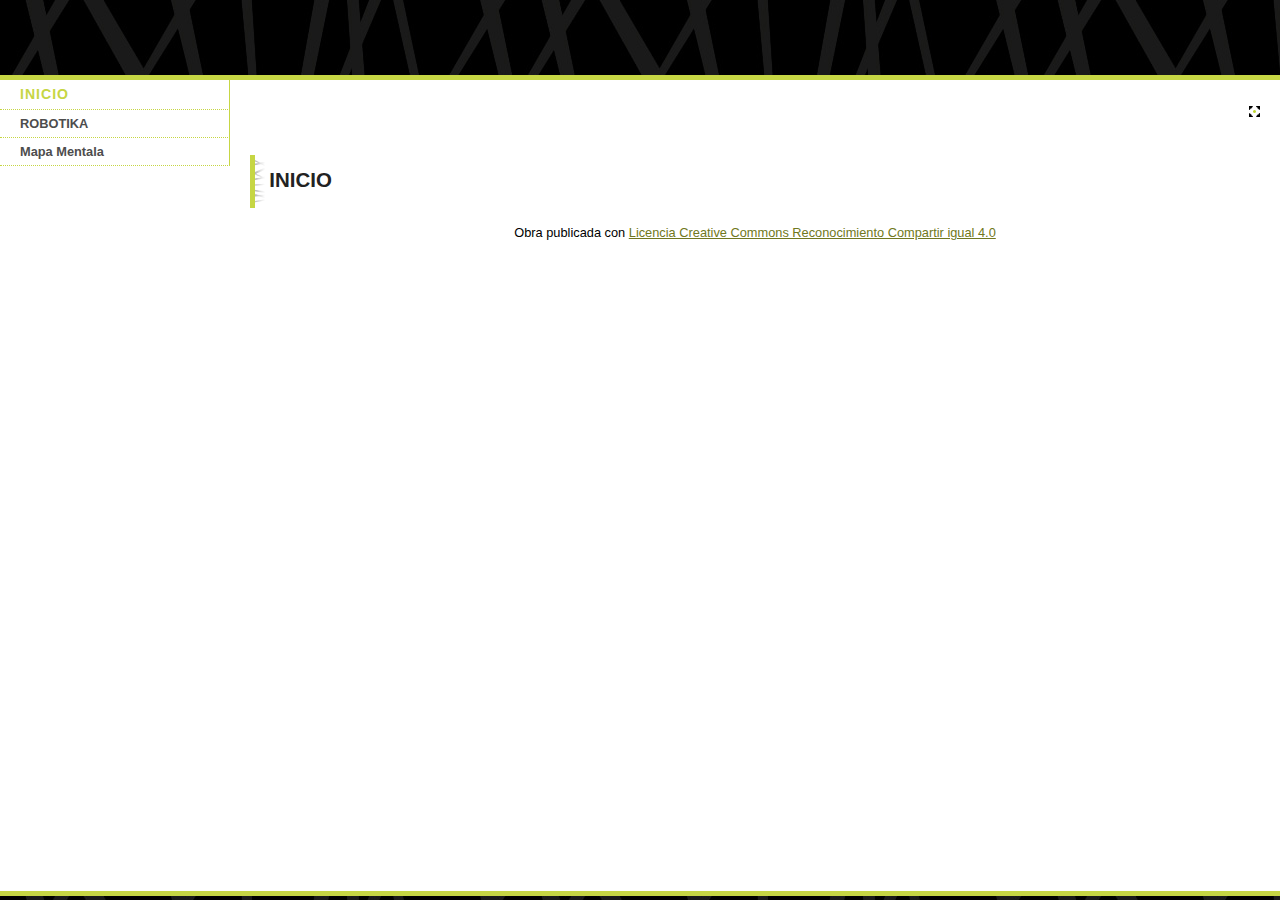
<file: index.html>
<!DOCTYPE html PUBLIC "-//W3C//DTD XHTML 1.0 Transitional//EN" "http://www.w3.org/TR/xhtml1/DTD/xhtml1-transitional.dtd">
<html lang="es" xml:lang="es" xmlns="http://www.w3.org/1999/xhtml">
<head>
<link rel="stylesheet" type="text/css" href="base.css" />
<link rel="stylesheet" type="text/css" href="content.css" />
<link rel="stylesheet" type="text/css" href="nav.css" />
<meta http-equiv="content-type" content="text/html;  charset=utf-8" />
<title>Inicio </title>
<link rel="shortcut icon" href="favicon.ico" type="image/x-icon" />
<meta http-equiv="content-language" content="es" />
<link rel="license" type="text/html" href="http://creativecommons.org/licenses/by-sa/4.0/" />
<meta name="generator" content="eXeLearning 2.1 - exelearning.net" />
<script type="text/javascript" src="exe_jquery.js"></script>
<script type="text/javascript">$exe_i18n={previous:"Anterior",next:"Siguiente",show:"Mostrar",hide:"Ocultar",showFeedback:"Mostrar retroalimentación",hideFeedback:"Ocultar retroalimentación",correct:"Correcto",incorrect:"Incorrecto",menu:"Menú",print:"Imprimir"}</script>
<script type="text/javascript" src="common.js"></script>
<meta name="viewport" content="width=device-width, initial-scale=1" />
</head>
<body class="exe-web-site"><script type="text/javascript">document.body.className+=" js"</script>
<div id="content">
<p id="skipNav"><a href="#main" class="sr-av">Saltar la navegación</a></p>
<div id="emptyHeader"></div>
<div id="siteNav">
<ul>
   <li id="active"><a href="index.html" class="active daddy main-node">Inicio</a></li>
   <li><a href="robotika.html" class="daddy">ROBOTIKA</a>
   <ul class="other-section">
      <li><a href="ikasleentzako_gida.html" class="no-ch">Ikasleentzako Gida</a></li>
      <li><a href="1_robot_motak.html" class="daddy">1. Robot Motak</a>
      <ul class="other-section">
         <li><a href="11_androideak.html" class="no-ch">1.1 Androideak</a></li>
         <li><a href="12_mobilak.html" class="no-ch">1.2 Mobilak</a></li>
         <li><a href="13_industrialak.html" class="no-ch">1.3 Industrialak</a></li>
      </ul>
      </li>
      <li><a href="2_sentsoreak_eta_aktuadoreak.html" class="no-ch">2. Sentsoreak eta Aktuadoreak</a></li>
      <li><a href="3arduino.html" class="no-ch">3.Arduino</a></li>
      <li><a href="4_progamazio_lengoaiak.html" class="daddy">4. Progamazio Lengoaiak</a>
      <ul class="other-section">
         <li><a href="scratch.html" class="daddy">Scratch</a>
         <ul class="other-section">
            <li><a href="scratch_adibideak.html" class="no-ch">Scratch adibideak</a></li>
         </ul>
         </li>
      </ul>
      </li>
      <li><a href="5_robotika_proiektua.html" class="no-ch">5. Robotika Proiektua</a></li>
   </ul>
   </li>
   <li><a href="mapa_mentala.html" class="no-ch">Mapa Mentala</a></li>
</ul>
</div>
<div id='topPagination'>
<div class="pagination noprt">
<a href="robotika.html" class="next"><span>Siguiente<span> &raquo;</span></span></a>
</div>
</div>
<div id="main-wrapper">
<div id="main"><a name="main"></a>
<div id="nodeDecoration"><h1 id="nodeTitle">Inicio</h1></div>
<div id="packageLicense" class="cc cc-by-sa">
<p><span>Obra publicada con</span> <a rel="license" href="http://creativecommons.org/licenses/by-sa/4.0/">Licencia Creative Commons Reconocimiento Compartir igual 4.0</a></p>
</div>
</div>
</div>
<div id='bottomPagination'>
<div class="pagination noprt">
<a href="robotika.html" class="next"><span>Siguiente<span> &raquo;</span></span></a>
</div>
</div>
</div>
<script type="text/javascript" src="tknika_js.js"></script></body></html>
</file>
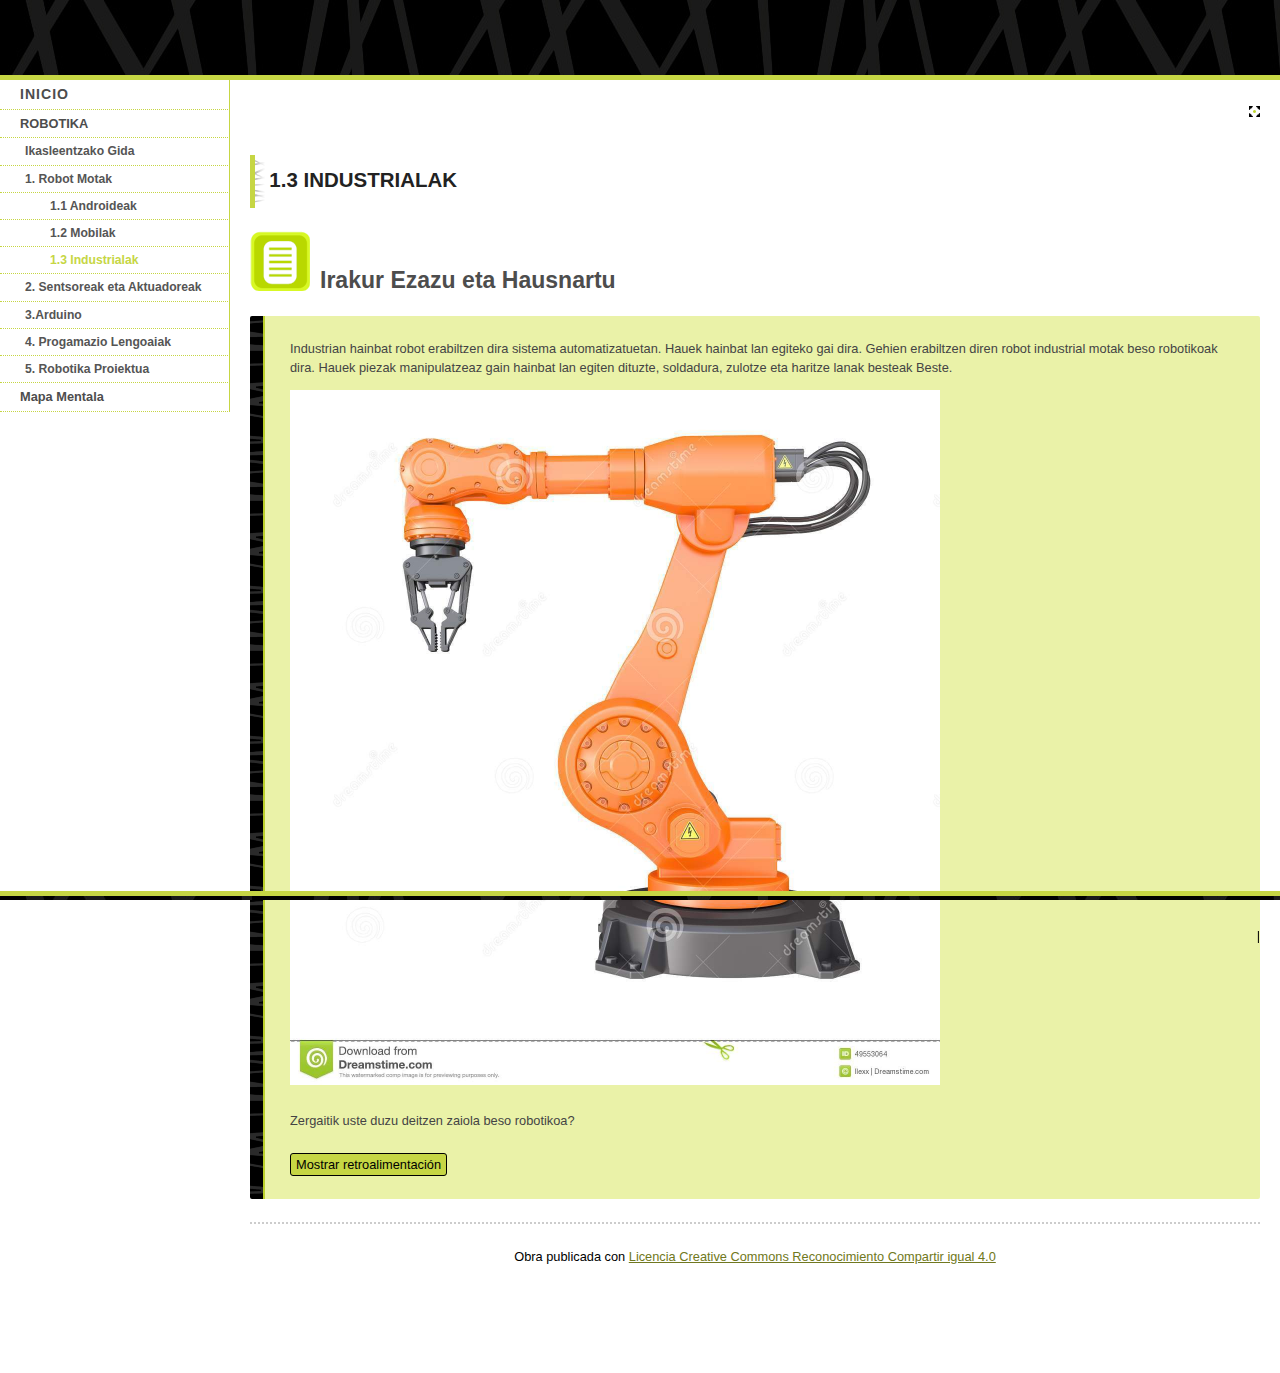
<file: 13_industrialak.html>
<!DOCTYPE html PUBLIC "-//W3C//DTD XHTML 1.0 Transitional//EN" "http://www.w3.org/TR/xhtml1/DTD/xhtml1-transitional.dtd">
<html lang="es" xml:lang="es" xmlns="http://www.w3.org/1999/xhtml">
<head>
<link rel="stylesheet" type="text/css" href="base.css" />
<link rel="stylesheet" type="text/css" href="content.css" />
<link rel="stylesheet" type="text/css" href="nav.css" />
<meta http-equiv="content-type" content="text/html;  charset=utf-8" />
<title>1.3 Industrialak </title>
<link rel="shortcut icon" href="favicon.ico" type="image/x-icon" />
<meta http-equiv="content-language" content="es" />
<link rel="license" type="text/html" href="http://creativecommons.org/licenses/by-sa/4.0/" />
<meta name="generator" content="eXeLearning 2.1 - exelearning.net" />
<script type="text/javascript" src="exe_jquery.js"></script>
<script type="text/javascript">$exe_i18n={previous:"Anterior",next:"Siguiente",show:"Mostrar",hide:"Ocultar",showFeedback:"Mostrar retroalimentación",hideFeedback:"Ocultar retroalimentación",correct:"Correcto",incorrect:"Incorrecto",menu:"Menú",print:"Imprimir"}</script>
<script type="text/javascript" src="common.js"></script>
<meta name="viewport" content="width=device-width, initial-scale=1" />
</head>
<body class="exe-web-site"><script type="text/javascript">document.body.className+=" js"</script>
<div id="content">
<p id="skipNav"><a href="#main" class="sr-av">Saltar la navegación</a></p>
<div id="emptyHeader"></div>
<div id="siteNav">
<ul>
   <li><a href="index.html" class="daddy main-node">Inicio</a></li>
   <li class="current-page-parent"><a href="robotika.html" class="current-page-parent daddy">ROBOTIKA</a>
   <ul>
      <li><a href="ikasleentzako_gida.html" class="no-ch">Ikasleentzako Gida</a></li>
      <li class="current-page-parent"><a href="1_robot_motak.html" class="current-page-parent daddy">1. Robot Motak</a>
      <ul>
         <li><a href="11_androideak.html" class="no-ch">1.1 Androideak</a></li>
         <li><a href="12_mobilak.html" class="no-ch">1.2 Mobilak</a></li>
         <li id="active"><a href="13_industrialak.html" class="active no-ch">1.3 Industrialak</a></li>
      </ul>
      </li>
      <li><a href="2_sentsoreak_eta_aktuadoreak.html" class="no-ch">2. Sentsoreak eta Aktuadoreak</a></li>
      <li><a href="3arduino.html" class="no-ch">3.Arduino</a></li>
      <li><a href="4_progamazio_lengoaiak.html" class="daddy">4. Progamazio Lengoaiak</a>
      <ul class="other-section">
         <li><a href="scratch.html" class="daddy">Scratch</a>
         <ul class="other-section">
            <li><a href="scratch_adibideak.html" class="no-ch">Scratch adibideak</a></li>
         </ul>
         </li>
      </ul>
      </li>
      <li><a href="5_robotika_proiektua.html" class="no-ch">5. Robotika Proiektua</a></li>
   </ul>
   </li>
   <li><a href="mapa_mentala.html" class="no-ch">Mapa Mentala</a></li>
</ul>
</div>
<div id='topPagination'>
<div class="pagination noprt">
<a href="12_mobilak.html" class="prev"><span><span>&laquo; </span>Anterior</span></a> <span class="sep">| </span><a href="2_sentsoreak_eta_aktuadoreak.html" class="next"><span>Siguiente<span> &raquo;</span></span></a>
</div>
</div>
<div id="main-wrapper">
<div id="main"><a name="main"></a>
<div id="nodeDecoration"><h1 id="nodeTitle">1.3 Industrialak</h1></div>
<div class="iDevice_wrapper readingIdevice em_iDevice" id="id20">
<div class="iDevice emphasis1" >
<div class="iDevice_header"><h2 class="iDeviceTitle">Irakur Ezazu eta Hausnartu</h2></div>
<div class="iDevice_inner">
<div class="iDevice_content_wrapper">
<div id="ta20_44_4" class="block iDevice_content">
<p>Industrian hainbat robot erabiltzen dira sistema automatizatuetan. Hauek hainbat lan egiteko gai dira. Gehien erabiltzen diren robot industrial motak beso robotikoak dira. Hauek piezak manipulatzeaz gain hainbat lan egiten dituzte, soldadura, zulotze eta haritze lanak besteak Beste.</p>
<p><img width="650" height="695" src="robot-industrial-49553064.jpg" /></p>
<p></p>
</div>
<div id="ta20_44_5" class="block iDevice_content">
<p>Zergaitik uste duzu deitzen zaiola beso robotikoa?</p>
</div>
<form name="feedback-form-20_44_6" action="#" onsubmit="return false" class="feedback-form">
<div class="block iDevice_buttons feedback-button js-required">
<p><script type="text/javascript">var feedback20_44_6text = "Mostrar retroalimentación";</script><input type="button" name="toggle-feedback-20_44_6" value="Mostrar retroalimentación" class="feedbackbutton" onclick="$exe.toggleFeedback(this,true);return false" /></p>
</div>
<div id="feedback-20_44_6" class="feedback js-feedback js-hidden">
<h3 class="js-sr-av">Retroalimentación</h3>
<p>Bai Noski, gizakiaren besoaren antzeko delako. Hemen duzue konparaketa:</p>
<p><img width="295" height="171" src="descarga.png" /></p></div>
</form>
</div>
</div>
</div>
</div>
<div id="packageLicense" class="cc cc-by-sa">
<p><span>Obra publicada con</span> <a rel="license" href="http://creativecommons.org/licenses/by-sa/4.0/">Licencia Creative Commons Reconocimiento Compartir igual 4.0</a></p>
</div>
</div>
</div>
<div id='bottomPagination'>
<div class="pagination noprt">
<a href="12_mobilak.html" class="prev"><span><span>&laquo; </span>Anterior</span></a> <span class="sep">| </span><a href="2_sentsoreak_eta_aktuadoreak.html" class="next"><span>Siguiente<span> &raquo;</span></span></a>
</div>
</div>
</div>
<script type="text/javascript" src="tknika_js.js"></script></body></html>
</file>
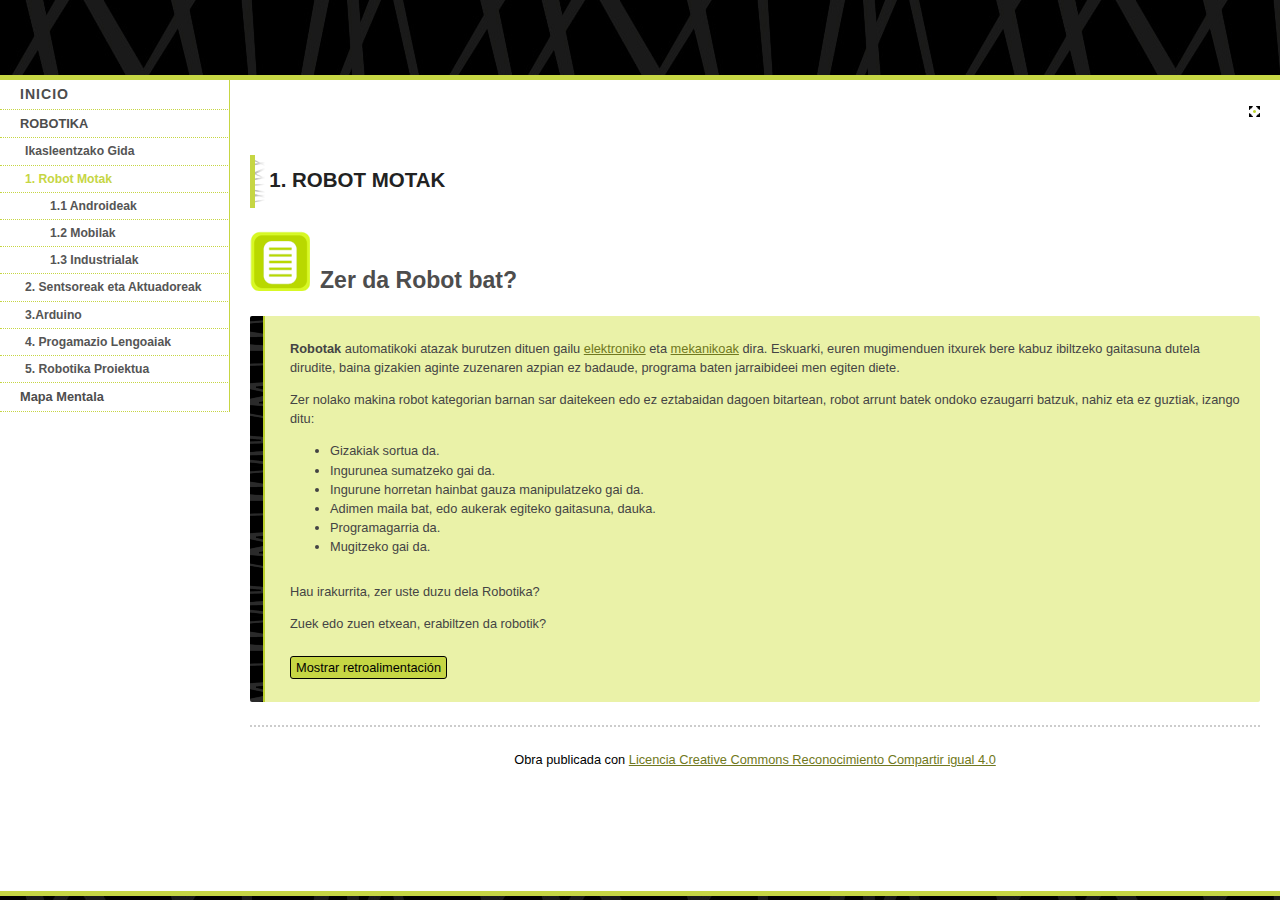
<file: 1_robot_motak.html>
<!DOCTYPE html PUBLIC "-//W3C//DTD XHTML 1.0 Transitional//EN" "http://www.w3.org/TR/xhtml1/DTD/xhtml1-transitional.dtd">
<html lang="es" xml:lang="es" xmlns="http://www.w3.org/1999/xhtml">
<head>
<link rel="stylesheet" type="text/css" href="base.css" />
<link rel="stylesheet" type="text/css" href="content.css" />
<link rel="stylesheet" type="text/css" href="nav.css" />
<meta http-equiv="content-type" content="text/html;  charset=utf-8" />
<title>1. Robot Motak </title>
<link rel="shortcut icon" href="favicon.ico" type="image/x-icon" />
<meta http-equiv="content-language" content="es" />
<link rel="license" type="text/html" href="http://creativecommons.org/licenses/by-sa/4.0/" />
<meta name="generator" content="eXeLearning 2.1 - exelearning.net" />
<script type="text/javascript" src="exe_jquery.js"></script>
<script type="text/javascript">$exe_i18n={previous:"Anterior",next:"Siguiente",show:"Mostrar",hide:"Ocultar",showFeedback:"Mostrar retroalimentación",hideFeedback:"Ocultar retroalimentación",correct:"Correcto",incorrect:"Incorrecto",menu:"Menú",print:"Imprimir"}</script>
<script type="text/javascript" src="common.js"></script>
<meta name="viewport" content="width=device-width, initial-scale=1" />
</head>
<body class="exe-web-site"><script type="text/javascript">document.body.className+=" js"</script>
<div id="content">
<p id="skipNav"><a href="#main" class="sr-av">Saltar la navegación</a></p>
<div id="emptyHeader"></div>
<div id="siteNav">
<ul>
   <li><a href="index.html" class="daddy main-node">Inicio</a></li>
   <li class="current-page-parent"><a href="robotika.html" class="current-page-parent daddy">ROBOTIKA</a>
   <ul>
      <li><a href="ikasleentzako_gida.html" class="no-ch">Ikasleentzako Gida</a></li>
      <li id="active"><a href="1_robot_motak.html" class="active daddy">1. Robot Motak</a>
      <ul>
         <li><a href="11_androideak.html" class="no-ch">1.1 Androideak</a></li>
         <li><a href="12_mobilak.html" class="no-ch">1.2 Mobilak</a></li>
         <li><a href="13_industrialak.html" class="no-ch">1.3 Industrialak</a></li>
      </ul>
      </li>
      <li><a href="2_sentsoreak_eta_aktuadoreak.html" class="no-ch">2. Sentsoreak eta Aktuadoreak</a></li>
      <li><a href="3arduino.html" class="no-ch">3.Arduino</a></li>
      <li><a href="4_progamazio_lengoaiak.html" class="daddy">4. Progamazio Lengoaiak</a>
      <ul class="other-section">
         <li><a href="scratch.html" class="daddy">Scratch</a>
         <ul class="other-section">
            <li><a href="scratch_adibideak.html" class="no-ch">Scratch adibideak</a></li>
         </ul>
         </li>
      </ul>
      </li>
      <li><a href="5_robotika_proiektua.html" class="no-ch">5. Robotika Proiektua</a></li>
   </ul>
   </li>
   <li><a href="mapa_mentala.html" class="no-ch">Mapa Mentala</a></li>
</ul>
</div>
<div id='topPagination'>
<div class="pagination noprt">
<a href="ikasleentzako_gida.html" class="prev"><span><span>&laquo; </span>Anterior</span></a> <span class="sep">| </span><a href="11_androideak.html" class="next"><span>Siguiente<span> &raquo;</span></span></a>
</div>
</div>
<div id="main-wrapper">
<div id="main"><a name="main"></a>
<div id="nodeDecoration"><h1 id="nodeTitle">1. Robot Motak</h1></div>
<div class="iDevice_wrapper readingIdevice em_iDevice" id="id7">
<div class="iDevice emphasis1" >
<div class="iDevice_header"><h2 class="iDeviceTitle">Zer da Robot bat?</h2></div>
<div class="iDevice_inner">
<div class="iDevice_content_wrapper">
<div id="ta7_41_4" class="block iDevice_content">
<p><b>Robotak</b><span class="Apple-converted-space"> </span>automatikoki atazak burutzen dituen gailu<span class="Apple-converted-space"> </span><a title="Elektronika" href="https://eu.wikipedia.org/wiki/Elektronika">elektroniko</a><span class="Apple-converted-space"> </span>eta<span class="Apple-converted-space"> </span><a title="Mekanika" href="https://eu.wikipedia.org/wiki/Mekanika">mekanikoak</a><span class="Apple-converted-space"> </span>dira. Eskuarki, euren mugimenduen itxurek bere kabuz ibiltzeko gaitasuna dutela dirudite, baina gizakien aginte zuzenaren azpian ez badaude, programa baten jarraibideei men egiten diete.</p>
<p>Zer nolako makina robot kategorian barnan sar daitekeen edo ez eztabaidan dagoen bitartean, robot arrunt batek ondoko ezaugarri batzuk, nahiz eta ez guztiak, izango ditu:</p>
<ul>
<li>Gizakiak sortua da.</li>
<li>Ingurunea sumatzeko gai da.</li>
<li>Ingurune horretan hainbat gauza manipulatzeko gai da.</li>
<li>Adimen maila bat, edo aukerak egiteko gaitasuna, dauka.</li>
<li>Programagarria da.</li>
<li>Mugitzeko gai da.</li>
</ul>
</div>
<div id="ta7_41_5" class="block iDevice_content">
<p>Hau irakurrita, zer uste duzu dela Robotika?</p>
<p>Zuek edo zuen etxean, erabiltzen da robotik?</p>
</div>
<form name="feedback-form-7_41_6" action="#" onsubmit="return false" class="feedback-form">
<div class="block iDevice_buttons feedback-button js-required">
<p><script type="text/javascript">var feedback7_41_6text = "Mostrar retroalimentación";</script><input type="button" name="toggle-feedback-7_41_6" value="Mostrar retroalimentación" class="feedbackbutton" onclick="$exe.toggleFeedback(this,true);return false" /></p>
</div>
<div id="feedback-7_41_6" class="feedback js-feedback js-hidden">
<h3 class="js-sr-av">Retroalimentación</h3>
<p><i><span style="color: #252525; font-size: medium;" size="3" color="#252525">"Robotika'</span></i><span><span class="Apple-converted-space"> </span></span><a title="Robot" href="https://eu.wikipedia.org/wiki/Robot">roboten</a><span><span class="Apple-converted-space"> </span></span><a title="Ezagutza" href="https://eu.wikipedia.org/wiki/Ezagutza">zientzia</a><span><span class="Apple-converted-space"> </span>eta<span class="Apple-converted-space"> </span></span><a title="Teknologia" href="https://eu.wikipedia.org/wiki/Teknologia">teknologia</a><span><span class="Apple-converted-space"> </span>da. Roboten diseinuaz, aplikazioetaz eta manufakturazioaz arduratzen da. Robotikak hainbat gai konbinatzen ditu, hala nola<span class="Apple-converted-space"> </span></span>mekanika<span>,<span class="Apple-converted-space"> </span></span>elektronika<span>,<span class="Apple-converted-space"> </span></span>informatika<span>,<span class="Apple-converted-space"> </span></span>adimen artifiziala<span><span class="Apple-converted-space"> </span>eta<span class="Apple-converted-space"> </span></span>kontrol ingeniaritza<span>.</span></p>
<p><span>Seguruenik etxean Roomba delako robota izan dezakezue edo sukaldatzeko robotak izango dituzue.</span></p></div>
</form>
</div>
</div>
</div>
</div>
<div id="packageLicense" class="cc cc-by-sa">
<p><span>Obra publicada con</span> <a rel="license" href="http://creativecommons.org/licenses/by-sa/4.0/">Licencia Creative Commons Reconocimiento Compartir igual 4.0</a></p>
</div>
</div>
</div>
<div id='bottomPagination'>
<div class="pagination noprt">
<a href="ikasleentzako_gida.html" class="prev"><span><span>&laquo; </span>Anterior</span></a> <span class="sep">| </span><a href="11_androideak.html" class="next"><span>Siguiente<span> &raquo;</span></span></a>
</div>
</div>
</div>
<script type="text/javascript" src="tknika_js.js"></script></body></html>
</file>
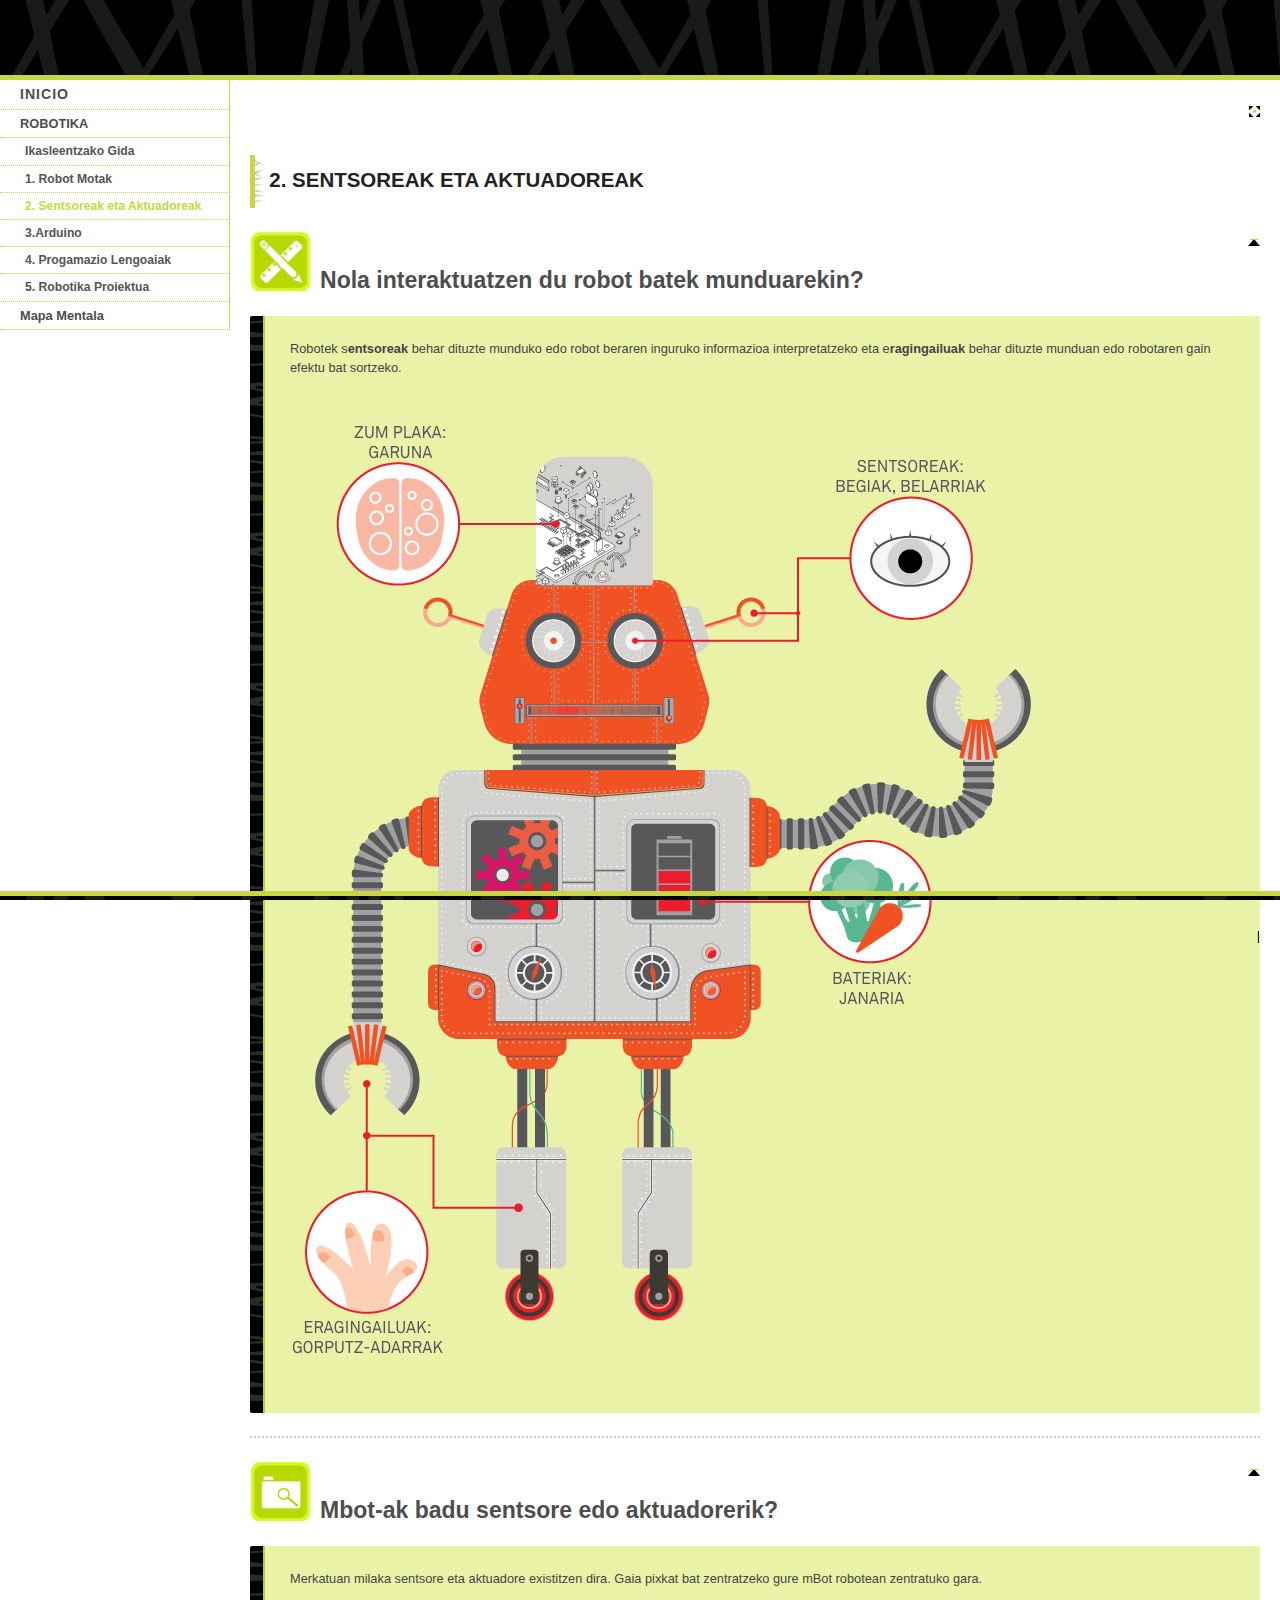
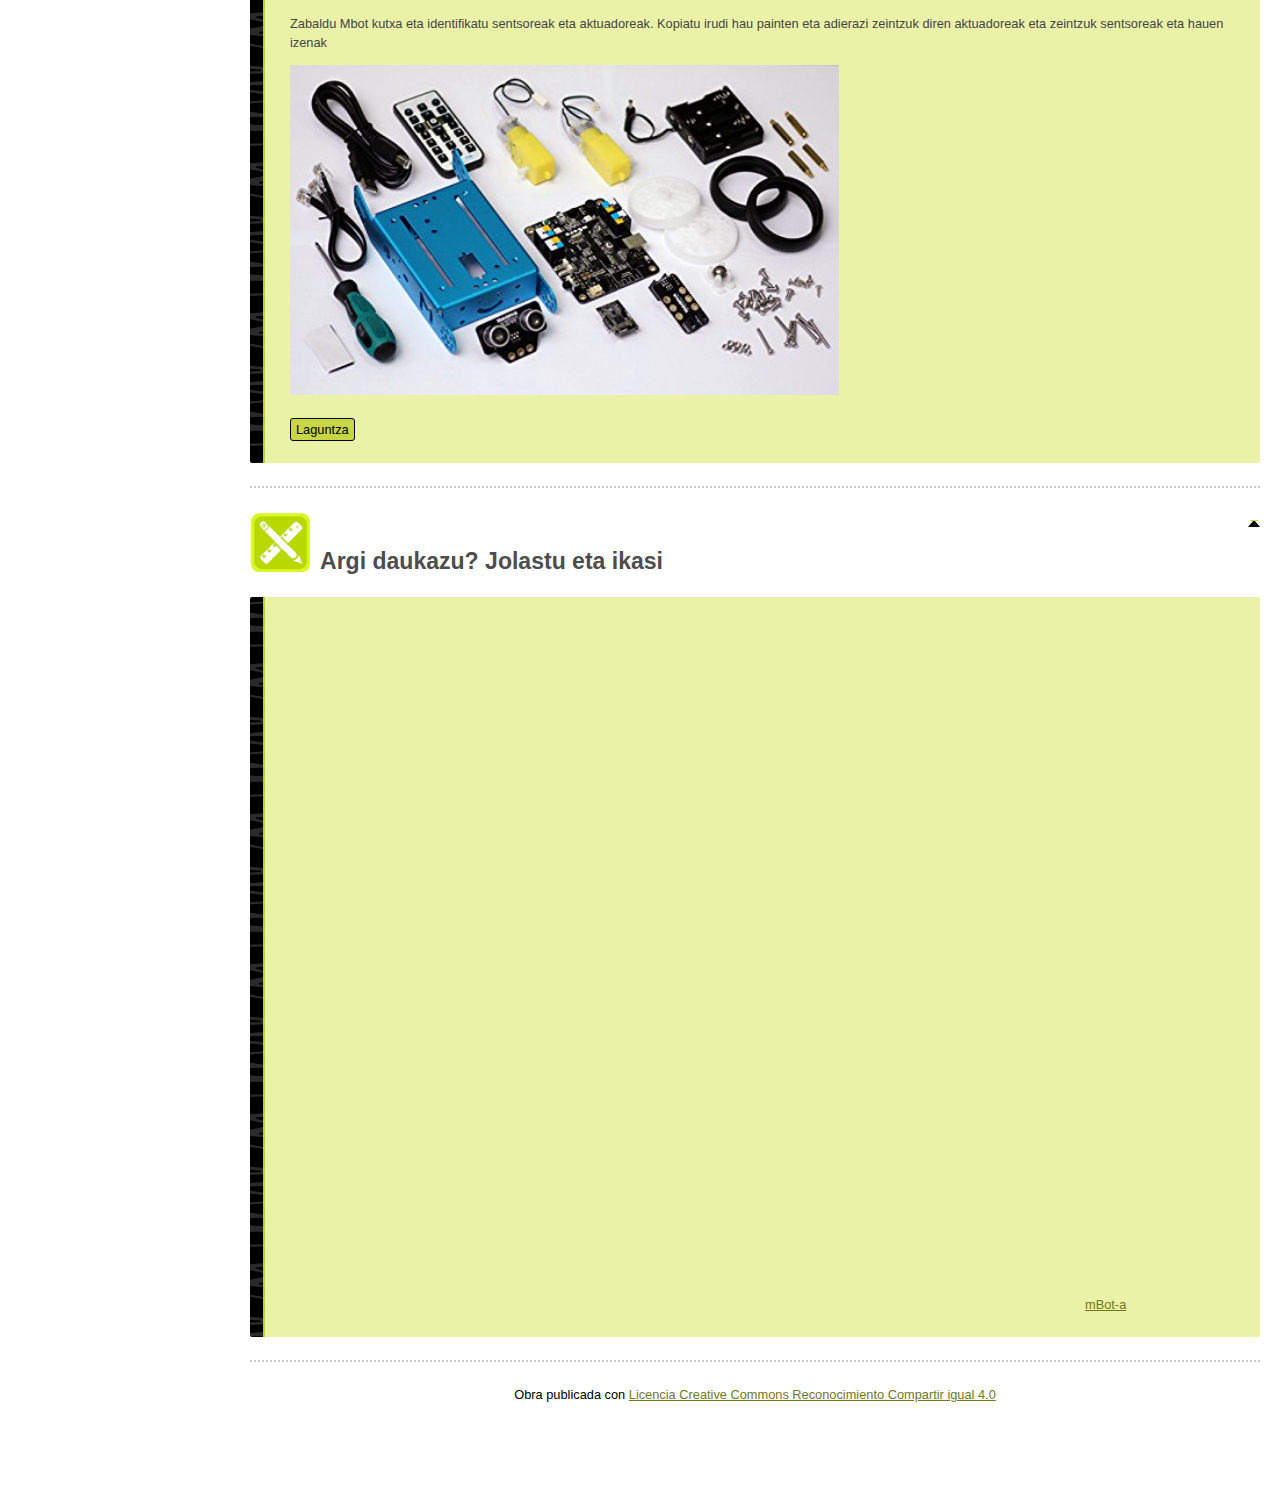
<file: 2_sentsoreak_eta_aktuadoreak.html>
<!DOCTYPE html PUBLIC "-//W3C//DTD XHTML 1.0 Transitional//EN" "http://www.w3.org/TR/xhtml1/DTD/xhtml1-transitional.dtd">
<html lang="es" xml:lang="es" xmlns="http://www.w3.org/1999/xhtml">
<head>
<link rel="stylesheet" type="text/css" href="base.css" />
<link rel="stylesheet" type="text/css" href="content.css" />
<link rel="stylesheet" type="text/css" href="nav.css" />
<meta http-equiv="content-type" content="text/html;  charset=utf-8" />
<title>2. Sentsoreak eta Aktuadoreak </title>
<link rel="shortcut icon" href="favicon.ico" type="image/x-icon" />
<meta http-equiv="content-language" content="es" />
<link rel="license" type="text/html" href="http://creativecommons.org/licenses/by-sa/4.0/" />
<meta name="generator" content="eXeLearning 2.1 - exelearning.net" />
<script type="text/javascript" src="exe_jquery.js"></script>
<script type="text/javascript">$exe_i18n={previous:"Anterior",next:"Siguiente",show:"Mostrar",hide:"Ocultar",showFeedback:"Mostrar retroalimentación",hideFeedback:"Ocultar retroalimentación",correct:"Correcto",incorrect:"Incorrecto",menu:"Menú",print:"Imprimir"}</script>
<script type="text/javascript" src="common.js"></script>
<meta name="viewport" content="width=device-width, initial-scale=1" />
</head>
<body class="exe-web-site"><script type="text/javascript">document.body.className+=" js"</script>
<div id="content">
<p id="skipNav"><a href="#main" class="sr-av">Saltar la navegación</a></p>
<div id="emptyHeader"></div>
<div id="siteNav">
<ul>
   <li><a href="index.html" class="daddy main-node">Inicio</a></li>
   <li class="current-page-parent"><a href="robotika.html" class="current-page-parent daddy">ROBOTIKA</a>
   <ul>
      <li><a href="ikasleentzako_gida.html" class="no-ch">Ikasleentzako Gida</a></li>
      <li><a href="1_robot_motak.html" class="daddy">1. Robot Motak</a>
      <ul class="other-section">
         <li><a href="11_androideak.html" class="no-ch">1.1 Androideak</a></li>
         <li><a href="12_mobilak.html" class="no-ch">1.2 Mobilak</a></li>
         <li><a href="13_industrialak.html" class="no-ch">1.3 Industrialak</a></li>
      </ul>
      </li>
      <li id="active"><a href="2_sentsoreak_eta_aktuadoreak.html" class="active no-ch">2. Sentsoreak eta Aktuadoreak</a></li>
      <li><a href="3arduino.html" class="no-ch">3.Arduino</a></li>
      <li><a href="4_progamazio_lengoaiak.html" class="daddy">4. Progamazio Lengoaiak</a>
      <ul class="other-section">
         <li><a href="scratch.html" class="daddy">Scratch</a>
         <ul class="other-section">
            <li><a href="scratch_adibideak.html" class="no-ch">Scratch adibideak</a></li>
         </ul>
         </li>
      </ul>
      </li>
      <li><a href="5_robotika_proiektua.html" class="no-ch">5. Robotika Proiektua</a></li>
   </ul>
   </li>
   <li><a href="mapa_mentala.html" class="no-ch">Mapa Mentala</a></li>
</ul>
</div>
<div id='topPagination'>
<div class="pagination noprt">
<a href="13_industrialak.html" class="prev"><span><span>&laquo; </span>Anterior</span></a> <span class="sep">| </span><a href="3arduino.html" class="next"><span>Siguiente<span> &raquo;</span></span></a>
</div>
</div>
<div id="main-wrapper">
<div id="main"><a name="main"></a>
<div id="nodeDecoration"><h1 id="nodeTitle">2. Sentsoreak eta Aktuadoreak</h1></div>
<div class="iDevice_wrapper activityIdevice em_iDevice" id="id21">
<div class="iDevice emphasis1" >
<div class="iDevice_header"><h2 class="iDeviceTitle">Nola interaktuatzen du robot batek munduarekin?</h2></div>
<div class="iDevice_inner">
<div class="iDevice_content_wrapper">
<div id="ta21_45_2" class="block iDevice_content">
<p>Robotek s<strong>entsoreak </strong>behar dituzte munduko edo robot beraren inguruko informazioa interpretatzeko eta e<strong>ragingailuak </strong>behar dituzte<span class="Apple-converted-space"> </span>munduan edo robotaren gain efektu bat sortzeko.</p>
<p><img width="754" height="1000" src="robot-baten-zatiak.png" /></p>
<ul></ul>
<ul></ul>
<ul></ul>
</div>
</div>
</div>
</div>
</div>
<div class="iDevice_wrapper CasestudyIdevice em_iDevice" id="id22">
<div class="iDevice emphasis1" >
<div class="iDevice_header"><h2 class="iDeviceTitle">Mbot-ak badu sentsore edo aktuadorerik?</h2></div>
<div class="iDevice_inner">
<div class="iDevice_content_wrapper">
<div id="ta22_94" class="block iDevice_content">
<p>Merkatuan milaka sentsore eta aktuadore existitzen dira. Gaia pixkat bat zentratzeko gure mBot robotean zentratuko gara.</p>
</div>
<div id="taquesQuestion0b22" class="block iDevice_content">
<p>Zabaldu Mbot kutxa eta identifikatu sentsoreak eta aktuadoreak. Kopiatu irudi hau painten eta adierazi zeintzuk diren aktuadoreak eta zeintzuk sentsoreak eta hauen izenak</p>
<p><img width="549" height="330" src="Makeblock-mBot-3.jpg" /></p>
</div>
<form name="feedback-form-quesFeedback0b22" action="#" onsubmit="return false" class="feedback-form">
<div class="block iDevice_buttons feedback-button js-required">
<p><script type="text/javascript">var feedbackquesFeedback0b22text = "Laguntza";</script><input type="button" name="toggle-feedback-quesFeedback0b22" value="Laguntza" class="feedbackbutton" onclick="$exe.toggleFeedback(this,false);return false" /></p>
</div>
<div id="feedback-quesFeedback0b22" class="feedback js-feedback js-hidden">
<h3 class="js-sr-av">Retroalimentación</h3>
<p>Hemen garrantzitzuenak baina seguru plakan ere besteren bat topatu duzuela.</p>
<p><img width="819" height="460" src="mbot_paint.jpg" /></p>
<p></p></div>
</form>
</div>
</div>
</div>
</div>
<div class="iDevice_wrapper activityIdevice em_iDevice" id="id52">
<div class="iDevice emphasis1" >
<div class="iDevice_header"><h2 class="iDeviceTitle">Argi daukazu? Jolastu eta ikasi</h2></div>
<div class="iDevice_inner">
<div class="iDevice_content_wrapper">
<div id="ta52_52_2" class="block iDevice_content">
<p><iframe width="795" height="690" src="https://www.educaplay.com/es/recursoseducativos/2779319/html5/mbot_a.htm" frameborder="0"></iframe><a href="https://www.educaplay.com/es/recursoseducativos/2779319/mbot_a.htm">mBot-a</a></p>
</div>
</div>
</div>
</div>
</div>
<div id="packageLicense" class="cc cc-by-sa">
<p><span>Obra publicada con</span> <a rel="license" href="http://creativecommons.org/licenses/by-sa/4.0/">Licencia Creative Commons Reconocimiento Compartir igual 4.0</a></p>
</div>
</div>
</div>
<div id='bottomPagination'>
<div class="pagination noprt">
<a href="13_industrialak.html" class="prev"><span><span>&laquo; </span>Anterior</span></a> <span class="sep">| </span><a href="3arduino.html" class="next"><span>Siguiente<span> &raquo;</span></span></a>
</div>
</div>
</div>
<script type="text/javascript" src="tknika_js.js"></script></body></html>
</file>
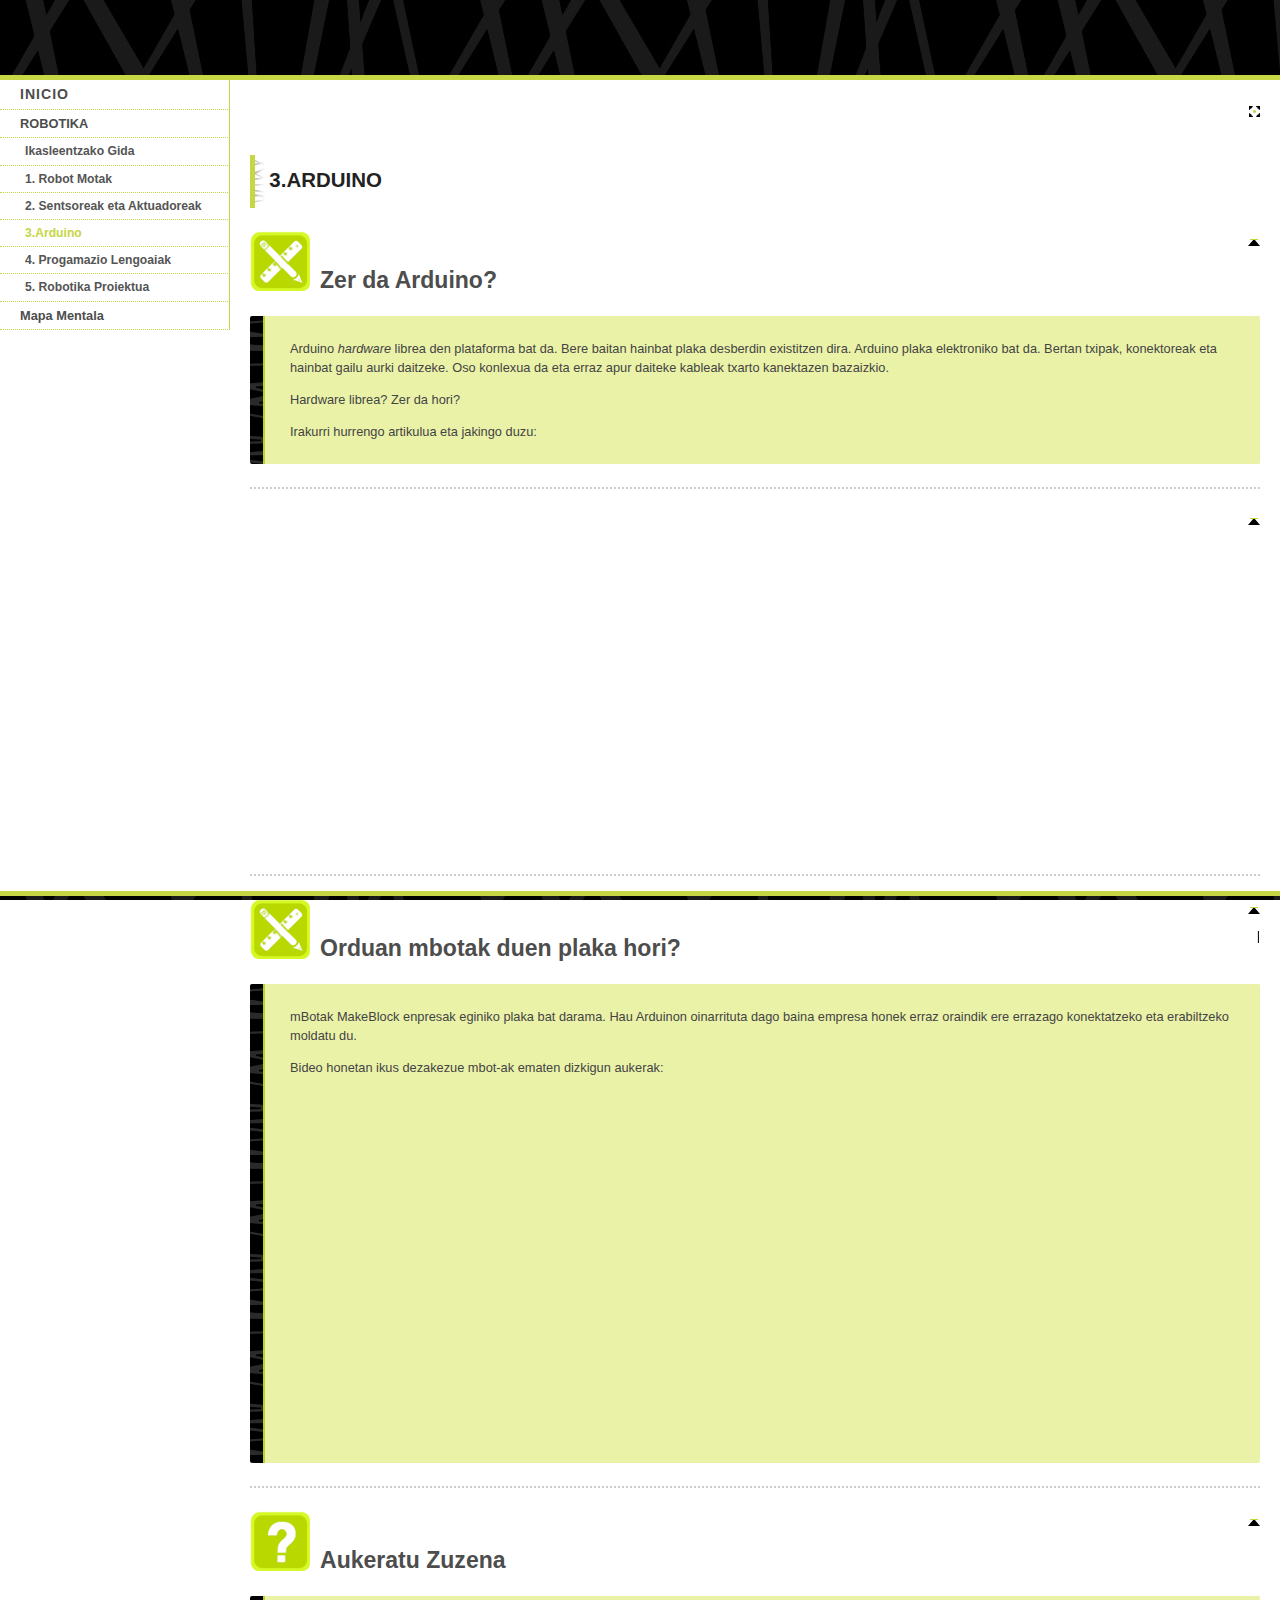
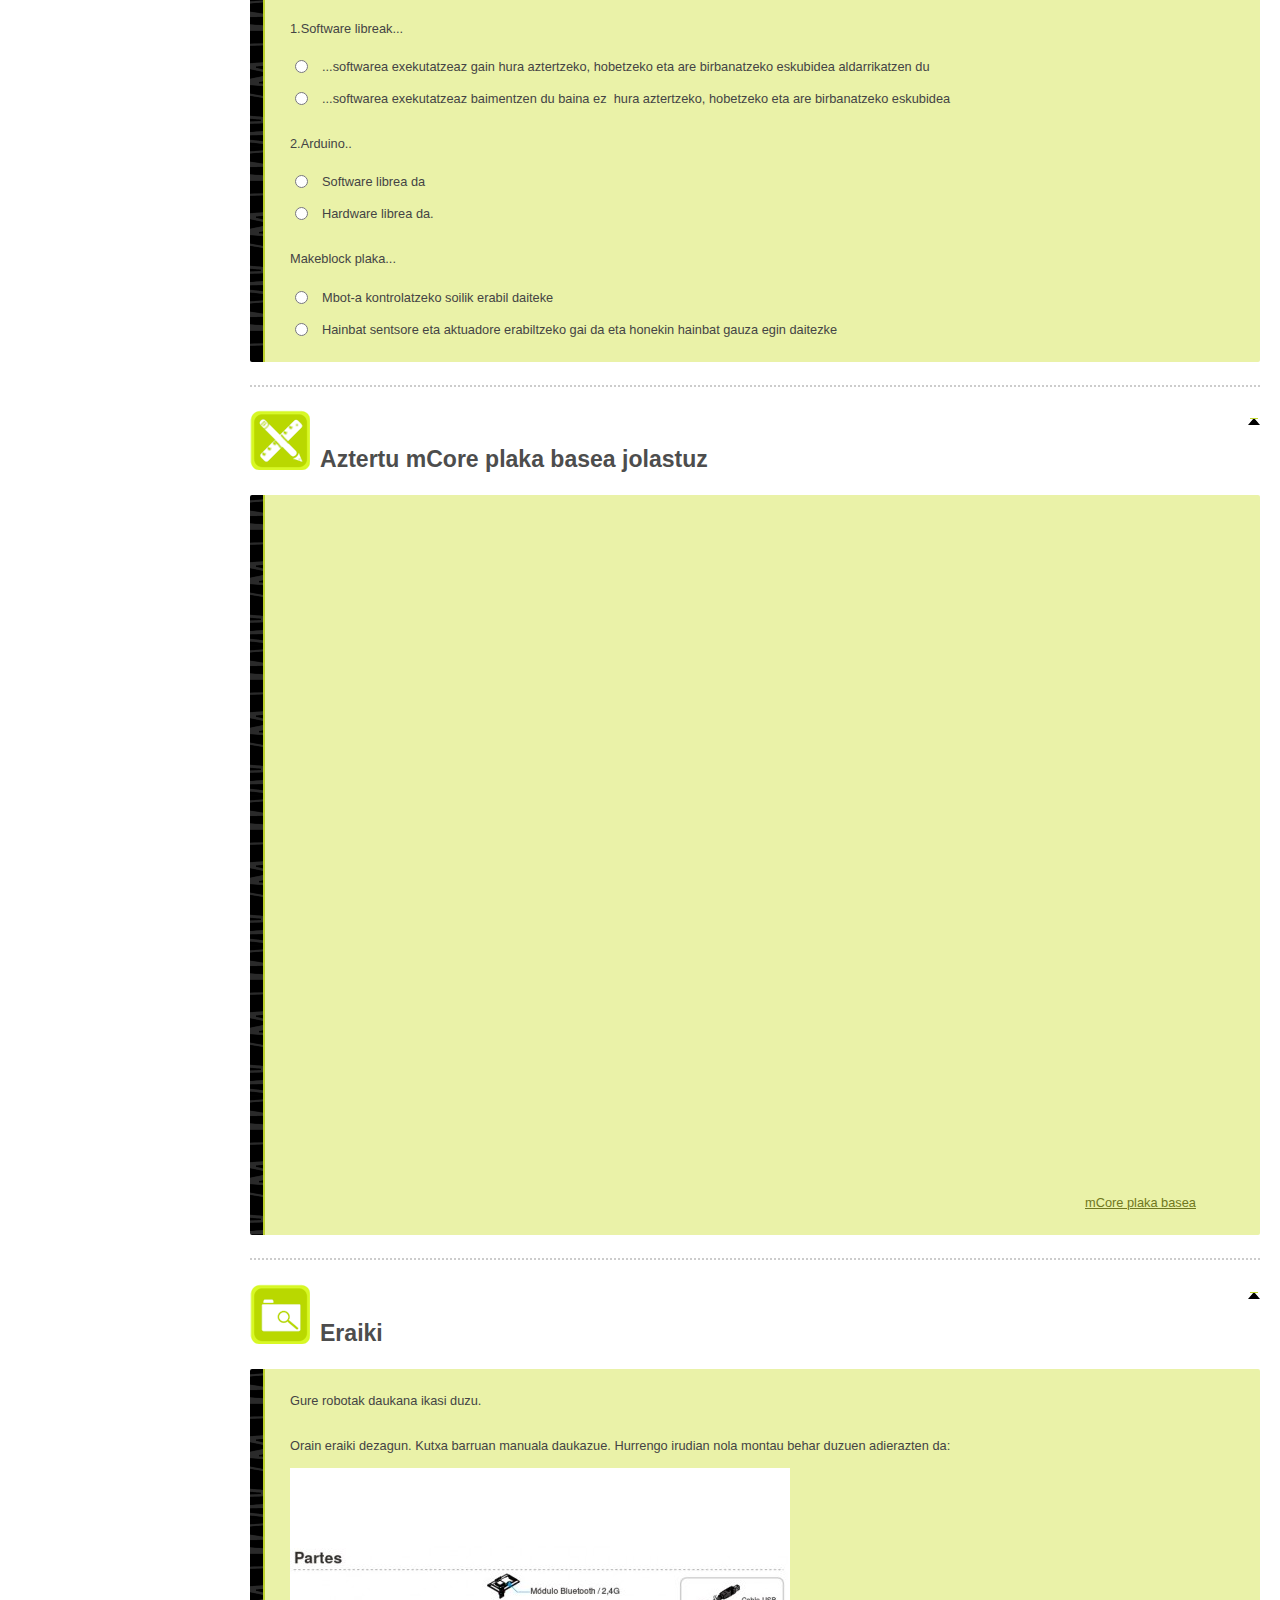
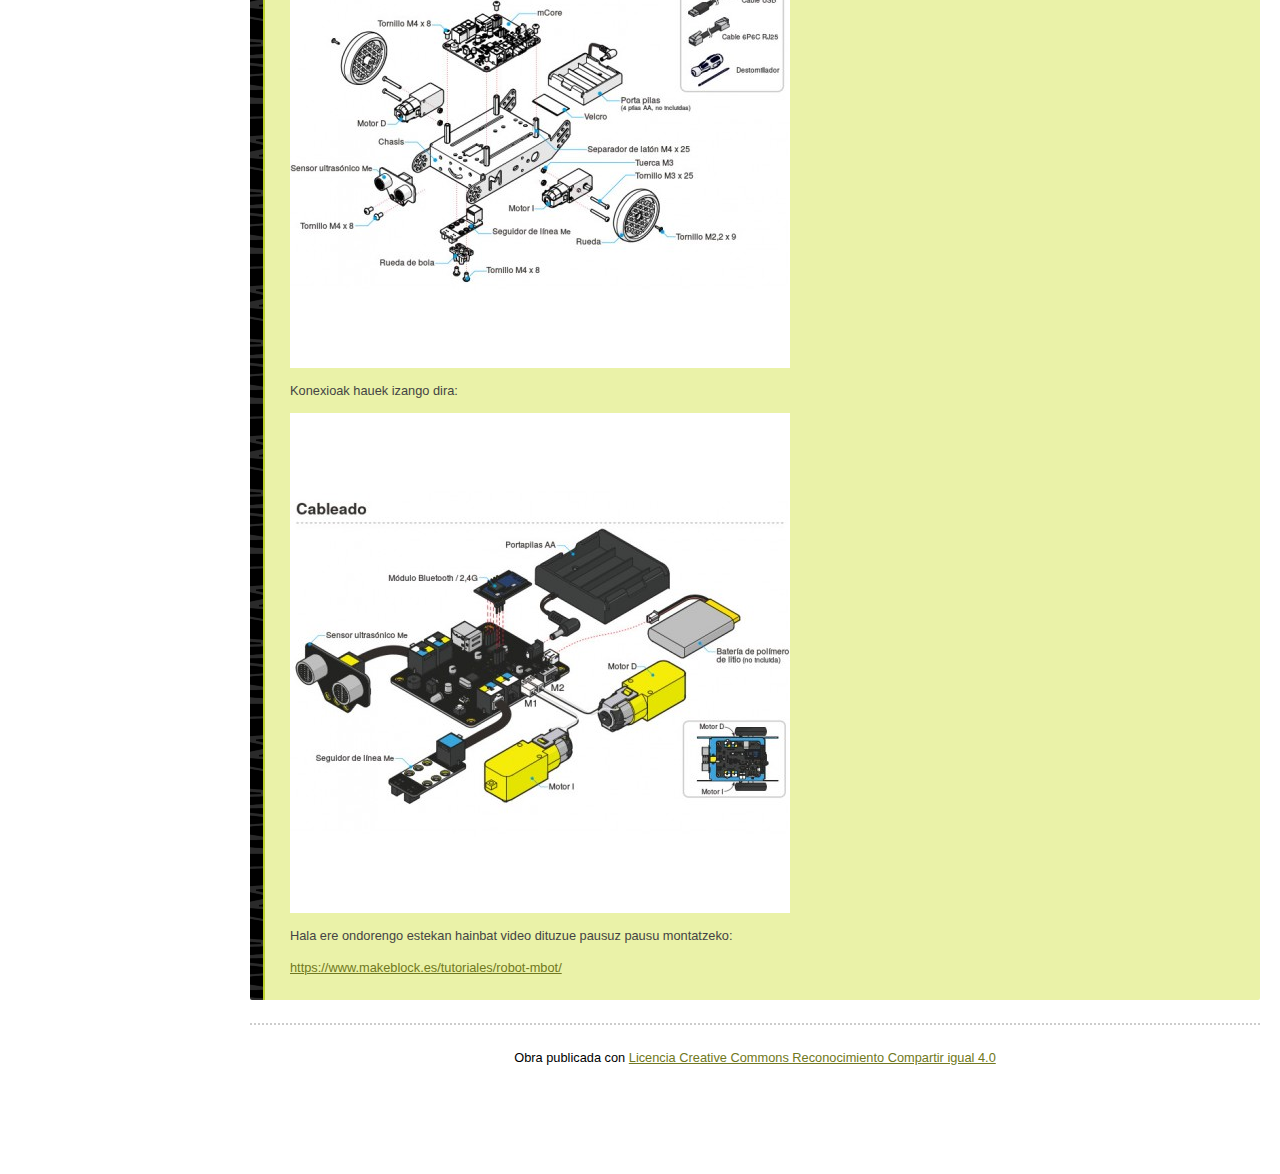
<file: 3arduino.html>
<!DOCTYPE html PUBLIC "-//W3C//DTD XHTML 1.0 Transitional//EN" "http://www.w3.org/TR/xhtml1/DTD/xhtml1-transitional.dtd">
<html lang="es" xml:lang="es" xmlns="http://www.w3.org/1999/xhtml">
<head>
<link rel="stylesheet" type="text/css" href="base.css" />
<link rel="stylesheet" type="text/css" href="content.css" />
<link rel="stylesheet" type="text/css" href="nav.css" />
<meta http-equiv="content-type" content="text/html;  charset=utf-8" />
<title>3.Arduino </title>
<link rel="shortcut icon" href="favicon.ico" type="image/x-icon" />
<meta http-equiv="content-language" content="es" />
<link rel="license" type="text/html" href="http://creativecommons.org/licenses/by-sa/4.0/" />
<meta name="generator" content="eXeLearning 2.1 - exelearning.net" />
<script type="text/javascript" src="exe_jquery.js"></script>
<script type="text/javascript">$exe_i18n={previous:"Anterior",next:"Siguiente",show:"Mostrar",hide:"Ocultar",showFeedback:"Mostrar retroalimentación",hideFeedback:"Ocultar retroalimentación",correct:"Correcto",incorrect:"Incorrecto",menu:"Menú",print:"Imprimir"}</script>
<script type="text/javascript" src="common.js"></script>
<meta name="viewport" content="width=device-width, initial-scale=1" />
</head>
<body class="exe-web-site"><script type="text/javascript">document.body.className+=" js"</script>
<div id="content">
<p id="skipNav"><a href="#main" class="sr-av">Saltar la navegación</a></p>
<div id="emptyHeader"></div>
<div id="siteNav">
<ul>
   <li><a href="index.html" class="daddy main-node">Inicio</a></li>
   <li class="current-page-parent"><a href="robotika.html" class="current-page-parent daddy">ROBOTIKA</a>
   <ul>
      <li><a href="ikasleentzako_gida.html" class="no-ch">Ikasleentzako Gida</a></li>
      <li><a href="1_robot_motak.html" class="daddy">1. Robot Motak</a>
      <ul class="other-section">
         <li><a href="11_androideak.html" class="no-ch">1.1 Androideak</a></li>
         <li><a href="12_mobilak.html" class="no-ch">1.2 Mobilak</a></li>
         <li><a href="13_industrialak.html" class="no-ch">1.3 Industrialak</a></li>
      </ul>
      </li>
      <li><a href="2_sentsoreak_eta_aktuadoreak.html" class="no-ch">2. Sentsoreak eta Aktuadoreak</a></li>
      <li id="active"><a href="3arduino.html" class="active no-ch">3.Arduino</a></li>
      <li><a href="4_progamazio_lengoaiak.html" class="daddy">4. Progamazio Lengoaiak</a>
      <ul class="other-section">
         <li><a href="scratch.html" class="daddy">Scratch</a>
         <ul class="other-section">
            <li><a href="scratch_adibideak.html" class="no-ch">Scratch adibideak</a></li>
         </ul>
         </li>
      </ul>
      </li>
      <li><a href="5_robotika_proiektua.html" class="no-ch">5. Robotika Proiektua</a></li>
   </ul>
   </li>
   <li><a href="mapa_mentala.html" class="no-ch">Mapa Mentala</a></li>
</ul>
</div>
<div id='topPagination'>
<div class="pagination noprt">
<a href="2_sentsoreak_eta_aktuadoreak.html" class="prev"><span><span>&laquo; </span>Anterior</span></a> <span class="sep">| </span><a href="4_progamazio_lengoaiak.html" class="next"><span>Siguiente<span> &raquo;</span></span></a>
</div>
</div>
<div id="main-wrapper">
<div id="main"><a name="main"></a>
<div id="nodeDecoration"><h1 id="nodeTitle">3.Arduino</h1></div>
<div class="iDevice_wrapper activityIdevice em_iDevice" id="id23">
<div class="iDevice emphasis1" >
<div class="iDevice_header"><h2 class="iDeviceTitle">Zer da Arduino?</h2></div>
<div class="iDevice_inner">
<div class="iDevice_content_wrapper">
<div id="ta23_47_2" class="block iDevice_content">
<p><span>Arduino<span class="Apple-converted-space"> </span></span><i>hardware</i><span><span class="Apple-converted-space"> </span>librea den plataforma bat da. Bere baitan hainbat plaka desberdin existitzen dira. <span>Arduino plaka elektroniko bat da. Bertan txipak, konektoreak eta hainbat gailu aurki daitzeke. Oso konlexua da eta erraz apur daiteke kableak txarto kanektazen bazaizkio.</span></span></p>
<p><span><span>Hardware librea? Zer da hori?</span></span></p>
<p><span><span>Irakurri hurrengo artikulua eta jakingo duzu:</span></span></p>
<p><span><span></span></span></p>
</div>
</div>
</div>
</div>
</div>
<div class="iDevice_wrapper ExternalUrlIdevice" id="id25">
<div class="iDevice emphasis0" >
<div class="iDevice_content">
<iframe src="http://zientzia.eus/artikuluak/hardware-librea/" width="100%" height="300px"></iframe>
</div>
</div>
</div>
<div class="iDevice_wrapper activityIdevice em_iDevice" id="id26">
<div class="iDevice emphasis1" >
<div class="iDevice_header"><h2 class="iDeviceTitle">Orduan mbotak duen plaka hori?</h2></div>
<div class="iDevice_inner">
<div class="iDevice_content_wrapper">
<div id="ta26_50_2" class="block iDevice_content">
<p>mBotak MakeBlock enpresak eginiko plaka bat darama. Hau Arduinon oinarrituta dago baina empresa honek erraz oraindik ere errazago konektatzeko eta erabiltzeko moldatu du.</p>
<p>Bideo honetan ikus dezakezue mbot-ak ematen dizkigun aukerak:</p>
<p style="text-align: center;"><iframe width="425" height="350" src="//www.youtube.com/embed/pmsSipper3Y" frameborder="0"></iframe></p>
</div>
</div>
</div>
</div>
</div>
<div class="iDevice_wrapper MultichoiceIdevice em_iDevice" id="id27">
<div class="iDevice emphasis1" >
<div class="iDevice_header"><h2 class="iDeviceTitle">Aukeratu Zuzena</h2></div>
<div class="iDevice_inner">
<div class="iDevice_content_wrapper">
<div class="question">
<form name="multi-choice-form-27_86" action="#" onsubmit="return false" class="activity-form">
<h3 class="js-sr-av">Pregunta</h3>
<div id="taquestion27_86" class="block question iDevice_content">
<p>1.Software libreak...</p>
</div>
<div class="iDevice_answers">
<h4 class="js-sr-av">Respuestas</h4>
<div class="iDevice_answer">
<p class="iDevice_answer-field js-required">
<label for="i27_89" class="sr-av"><a href="#answer-27_89">Opción 1</a></label><input type="radio" name="option27_86" id="i27_89" onclick="$exe.getFeedback(0,2,'27_86','multi')"/>
</p>
<div class="iDevice_answer-content" id="answer-27_89"><a name="answer-27_89"></a>
<div id="taans27_89" class="block iDevice_content">
<p><span>...softwarea exekutatzeaz gain hura aztertzeko, hobetzeko eta are birbanatzeko eskubidea aldarrikatzen du</span></p>
</div>
</div>
</div>
<div class="iDevice_answer">
<p class="iDevice_answer-field js-required">
<label for="i27_168" class="sr-av"><a href="#answer-27_168">Opción 2</a></label><input type="radio" name="option27_86" id="i27_168" onclick="$exe.getFeedback(1,2,'27_86','multi')"/>
</p>
<div class="iDevice_answer-content" id="answer-27_168"><a name="answer-27_168"></a>
<div id="taans27_168" class="block iDevice_content">
<p><span>...softwarea exekutatzeaz baimentzen du baina ez  hura aztertzeko, hobetzeko eta are birbanatzeko eskubidea</span></p>
</div>
</div>
</div>
</div>
<div class="iDevice_feedbacks js-feedback">
<h4 class="js-sr-av">Retroalimentación</h4>
<div id="sa0b27_86" class="feedback js-hidden"><a name="sa0b27_86"></a>
<p>Opción correcta</p>
</div>
<div id="sa1b27_86" class="feedback js-hidden"><a name="sa1b27_86"></a>
<p>Incorrecto</p>
</div>
</div>
</form>
<div class="iDevice_solution feedback js-hidden">
<h4>Solución</h4>
<ol>
<li><a href="#answer-27_89">Opción correcta</a><span> (<a href="#sa0b27_86">Retroalimentación</a>)</span></li>
<li><a href="#answer-27_168">Incorrecto</a><span> (<a href="#sa1b27_86">Retroalimentación</a>)</span></li>
</ol>
</div>
</div>
<div class="question">
<form name="multi-choice-form-27_171" action="#" onsubmit="return false" class="activity-form">
<h3 class="js-sr-av">Pregunta</h3>
<div id="taquestion27_171" class="block question iDevice_content">
<p>2.Arduino..</p>
</div>
<div class="iDevice_answers">
<h4 class="js-sr-av">Respuestas</h4>
<div class="iDevice_answer">
<p class="iDevice_answer-field js-required">
<label for="i27_174" class="sr-av"><a href="#answer-27_174">Opción 1</a></label><input type="radio" name="option27_171" id="i27_174" onclick="$exe.getFeedback(0,2,'27_171','multi')"/>
</p>
<div class="iDevice_answer-content" id="answer-27_174"><a name="answer-27_174"></a>
<div id="taans27_174" class="block iDevice_content">
<p>Software librea da</p>
</div>
</div>
</div>
<div class="iDevice_answer">
<p class="iDevice_answer-field js-required">
<label for="i27_177" class="sr-av"><a href="#answer-27_177">Opción 2</a></label><input type="radio" name="option27_171" id="i27_177" onclick="$exe.getFeedback(1,2,'27_171','multi')"/>
</p>
<div class="iDevice_answer-content" id="answer-27_177"><a name="answer-27_177"></a>
<div id="taans27_177" class="block iDevice_content">
<p>Hardware librea da.</p>
</div>
</div>
</div>
</div>
<div class="iDevice_feedbacks js-feedback">
<h4 class="js-sr-av">Retroalimentación</h4>
<div id="sa0b27_171" class="feedback js-hidden"><a name="sa0b27_171"></a>
<p>Incorrecto</p>
</div>
<div id="sa1b27_171" class="feedback js-hidden"><a name="sa1b27_171"></a>
<p>Opción correcta</p>
</div>
</div>
</form>
<div class="iDevice_solution feedback js-hidden">
<h4>Solución</h4>
<ol>
<li><a href="#answer-27_174">Incorrecto</a><span> (<a href="#sa0b27_171">Retroalimentación</a>)</span></li>
<li><a href="#answer-27_177">Opción correcta</a><span> (<a href="#sa1b27_171">Retroalimentación</a>)</span></li>
</ol>
</div>
</div>
<div class="question">
<form name="multi-choice-form-27_180" action="#" onsubmit="return false" class="activity-form">
<h3 class="js-sr-av">Pregunta</h3>
<div id="taquestion27_180" class="block question iDevice_content">
<p>Makeblock plaka...</p>
</div>
<div class="iDevice_answers">
<h4 class="js-sr-av">Respuestas</h4>
<div class="iDevice_answer">
<p class="iDevice_answer-field js-required">
<label for="i27_183" class="sr-av"><a href="#answer-27_183">Opción 1</a></label><input type="radio" name="option27_180" id="i27_183" onclick="$exe.getFeedback(0,2,'27_180','multi')"/>
</p>
<div class="iDevice_answer-content" id="answer-27_183"><a name="answer-27_183"></a>
<div id="taans27_183" class="block iDevice_content">
<p>Mbot-a kontrolatzeko soilik erabil daiteke</p>
</div>
</div>
</div>
<div class="iDevice_answer">
<p class="iDevice_answer-field js-required">
<label for="i27_186" class="sr-av"><a href="#answer-27_186">Opción 2</a></label><input type="radio" name="option27_180" id="i27_186" onclick="$exe.getFeedback(1,2,'27_180','multi')"/>
</p>
<div class="iDevice_answer-content" id="answer-27_186"><a name="answer-27_186"></a>
<div id="taans27_186" class="block iDevice_content">
<p>Hainbat sentsore eta aktuadore erabiltzeko gai da eta honekin hainbat gauza egin daitezke</p>
</div>
</div>
</div>
</div>
<div class="iDevice_feedbacks js-feedback">
<h4 class="js-sr-av">Retroalimentación</h4>
<div id="sa0b27_180" class="feedback js-hidden"><a name="sa0b27_180"></a>
<p>Incorrecto</p>
</div>
<div id="sa1b27_180" class="feedback js-hidden"><a name="sa1b27_180"></a>
<p>Opción correcta</p>
</div>
</div>
</form>
<div class="iDevice_solution feedback js-hidden">
<h4>Solución</h4>
<ol>
<li><a href="#answer-27_183">Incorrecto</a><span> (<a href="#sa0b27_180">Retroalimentación</a>)</span></li>
<li><a href="#answer-27_186">Opción correcta</a><span> (<a href="#sa1b27_180">Retroalimentación</a>)</span></li>
</ol>
</div>
</div>
</div>
</div>
</div>
</div>
<div class="iDevice_wrapper activityIdevice em_iDevice" id="id53">
<div class="iDevice emphasis1" >
<div class="iDevice_header"><h2 class="iDeviceTitle">Aztertu mCore plaka basea jolastuz</h2></div>
<div class="iDevice_inner">
<div class="iDevice_content_wrapper">
<div id="ta53_53_2" class="block iDevice_content">
<p><iframe width="795" height="690" src="https://www.educaplay.com/es/recursoseducativos/2779348/html5/mcore_plaka_basea.htm" frameborder="0"></iframe><a href="https://www.educaplay.com/es/recursoseducativos/2779348/mcore_plaka_basea.htm">mCore plaka basea</a></p>
</div>
</div>
</div>
</div>
</div>
<div class="iDevice_wrapper CasestudyIdevice em_iDevice" id="id29">
<div class="iDevice emphasis1" >
<div class="iDevice_header"><h2 class="iDeviceTitle">Eraiki</h2></div>
<div class="iDevice_inner">
<div class="iDevice_content_wrapper">
<div id="ta29_94" class="block iDevice_content">
<p>Gure robotak daukana ikasi duzu.</p>
</div>
<div id="taquesQuestion0b29" class="block iDevice_content">
<p>Orain eraiki dezagun. Kutxa barruan manuala daukazue. Hurrengo irudian nola montau behar duzuen adierazten da:</p>
<p><img src="mbota_eraiki-500x500.jpg" width="500" height="500" /></p>
<p>Konexioak hauek izango dira:</p>
<p><img src="cableadombot-500x500.jpg" width="500" height="500" /></p>
<p></p>
<p>Hala ere ondorengo estekan hainbat video dituzue pausuz pausu montatzeko:</p>
<p><a href="https://www.makeblock.es/tutoriales/robot-mbot/">https://www.makeblock.es/tutoriales/robot-mbot/</a></p>
</div>
</div>
</div>
</div>
</div>
<div id="packageLicense" class="cc cc-by-sa">
<p><span>Obra publicada con</span> <a rel="license" href="http://creativecommons.org/licenses/by-sa/4.0/">Licencia Creative Commons Reconocimiento Compartir igual 4.0</a></p>
</div>
</div>
</div>
<div id='bottomPagination'>
<div class="pagination noprt">
<a href="2_sentsoreak_eta_aktuadoreak.html" class="prev"><span><span>&laquo; </span>Anterior</span></a> <span class="sep">| </span><a href="4_progamazio_lengoaiak.html" class="next"><span>Siguiente<span> &raquo;</span></span></a>
</div>
</div>
</div>
<script type="text/javascript" src="tknika_js.js"></script></body></html>
</file>
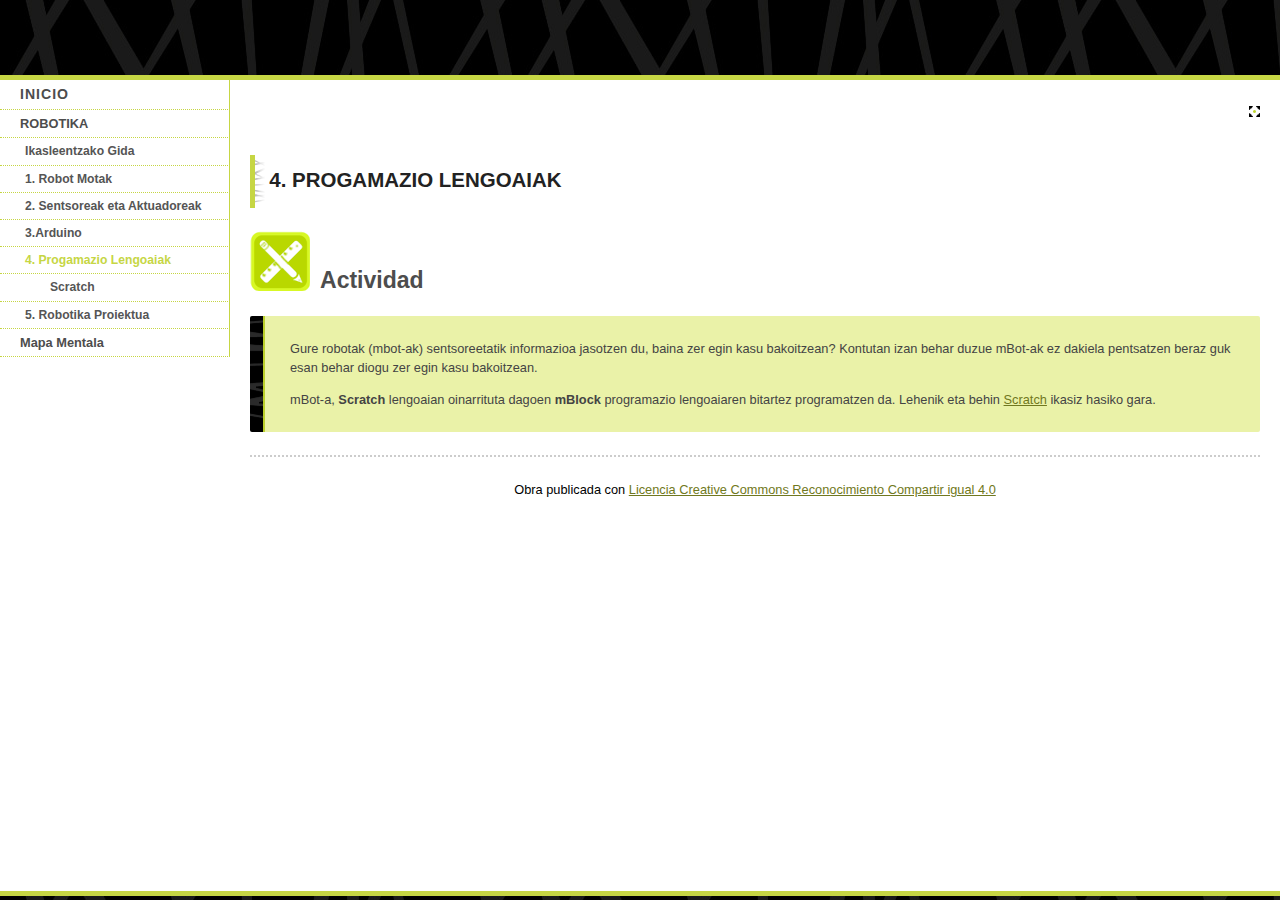
<file: 4_progamazio_lengoaiak.html>
<!DOCTYPE html PUBLIC "-//W3C//DTD XHTML 1.0 Transitional//EN" "http://www.w3.org/TR/xhtml1/DTD/xhtml1-transitional.dtd">
<html lang="es" xml:lang="es" xmlns="http://www.w3.org/1999/xhtml">
<head>
<link rel="stylesheet" type="text/css" href="base.css" />
<link rel="stylesheet" type="text/css" href="content.css" />
<link rel="stylesheet" type="text/css" href="nav.css" />
<meta http-equiv="content-type" content="text/html;  charset=utf-8" />
<title>4. Progamazio Lengoaiak </title>
<link rel="shortcut icon" href="favicon.ico" type="image/x-icon" />
<meta http-equiv="content-language" content="es" />
<link rel="license" type="text/html" href="http://creativecommons.org/licenses/by-sa/4.0/" />
<meta name="generator" content="eXeLearning 2.1 - exelearning.net" />
<script type="text/javascript" src="exe_jquery.js"></script>
<script type="text/javascript">$exe_i18n={previous:"Anterior",next:"Siguiente",show:"Mostrar",hide:"Ocultar",showFeedback:"Mostrar retroalimentación",hideFeedback:"Ocultar retroalimentación",correct:"Correcto",incorrect:"Incorrecto",menu:"Menú",print:"Imprimir"}</script>
<script type="text/javascript" src="common.js"></script>
<meta name="viewport" content="width=device-width, initial-scale=1" />
</head>
<body class="exe-web-site"><script type="text/javascript">document.body.className+=" js"</script>
<div id="content">
<p id="skipNav"><a href="#main" class="sr-av">Saltar la navegación</a></p>
<div id="emptyHeader"></div>
<div id="siteNav">
<ul>
   <li><a href="index.html" class="daddy main-node">Inicio</a></li>
   <li class="current-page-parent"><a href="robotika.html" class="current-page-parent daddy">ROBOTIKA</a>
   <ul>
      <li><a href="ikasleentzako_gida.html" class="no-ch">Ikasleentzako Gida</a></li>
      <li><a href="1_robot_motak.html" class="daddy">1. Robot Motak</a>
      <ul class="other-section">
         <li><a href="11_androideak.html" class="no-ch">1.1 Androideak</a></li>
         <li><a href="12_mobilak.html" class="no-ch">1.2 Mobilak</a></li>
         <li><a href="13_industrialak.html" class="no-ch">1.3 Industrialak</a></li>
      </ul>
      </li>
      <li><a href="2_sentsoreak_eta_aktuadoreak.html" class="no-ch">2. Sentsoreak eta Aktuadoreak</a></li>
      <li><a href="3arduino.html" class="no-ch">3.Arduino</a></li>
      <li id="active"><a href="4_progamazio_lengoaiak.html" class="active daddy">4. Progamazio Lengoaiak</a>
      <ul>
         <li><a href="scratch.html" class="daddy">Scratch</a>
         <ul class="other-section">
            <li><a href="scratch_adibideak.html" class="no-ch">Scratch adibideak</a></li>
         </ul>
         </li>
      </ul>
      </li>
      <li><a href="5_robotika_proiektua.html" class="no-ch">5. Robotika Proiektua</a></li>
   </ul>
   </li>
   <li><a href="mapa_mentala.html" class="no-ch">Mapa Mentala</a></li>
</ul>
</div>
<div id='topPagination'>
<div class="pagination noprt">
<a href="3arduino.html" class="prev"><span><span>&laquo; </span>Anterior</span></a> <span class="sep">| </span><a href="scratch.html" class="next"><span>Siguiente<span> &raquo;</span></span></a>
</div>
</div>
<div id="main-wrapper">
<div id="main"><a name="main"></a>
<div id="nodeDecoration"><h1 id="nodeTitle">4. Progamazio Lengoaiak</h1></div>
<div class="iDevice_wrapper activityIdevice em_iDevice" id="id43">
<div class="iDevice emphasis1" >
<div class="iDevice_header"><h2 class="iDeviceTitle">Actividad</h2></div>
<div class="iDevice_inner">
<div class="iDevice_content_wrapper">
<div id="ta43_43_2" class="block iDevice_content">
<p>Gure robotak (mbot-ak) sentsoreetatik informazioa jasotzen du, baina zer egin kasu bakoitzean? Kontutan izan behar duzue mBot-ak ez dakiela pentsatzen beraz guk esan behar diogu zer egin kasu bakoitzean.</p>
<p>mBot-a, <strong>Scratch</strong> lengoaian oinarrituta dagoen <strong>mBlock</strong> programazio lengoaiaren bitartez programatzen da. Lehenik eta behin <a href="scratch.html">Scratch</a> ikasiz hasiko gara.</p>
</div>
</div>
</div>
</div>
</div>
<div id="packageLicense" class="cc cc-by-sa">
<p><span>Obra publicada con</span> <a rel="license" href="http://creativecommons.org/licenses/by-sa/4.0/">Licencia Creative Commons Reconocimiento Compartir igual 4.0</a></p>
</div>
</div>
</div>
<div id='bottomPagination'>
<div class="pagination noprt">
<a href="3arduino.html" class="prev"><span><span>&laquo; </span>Anterior</span></a> <span class="sep">| </span><a href="scratch.html" class="next"><span>Siguiente<span> &raquo;</span></span></a>
</div>
</div>
</div>
<script type="text/javascript" src="tknika_js.js"></script></body></html>
</file>
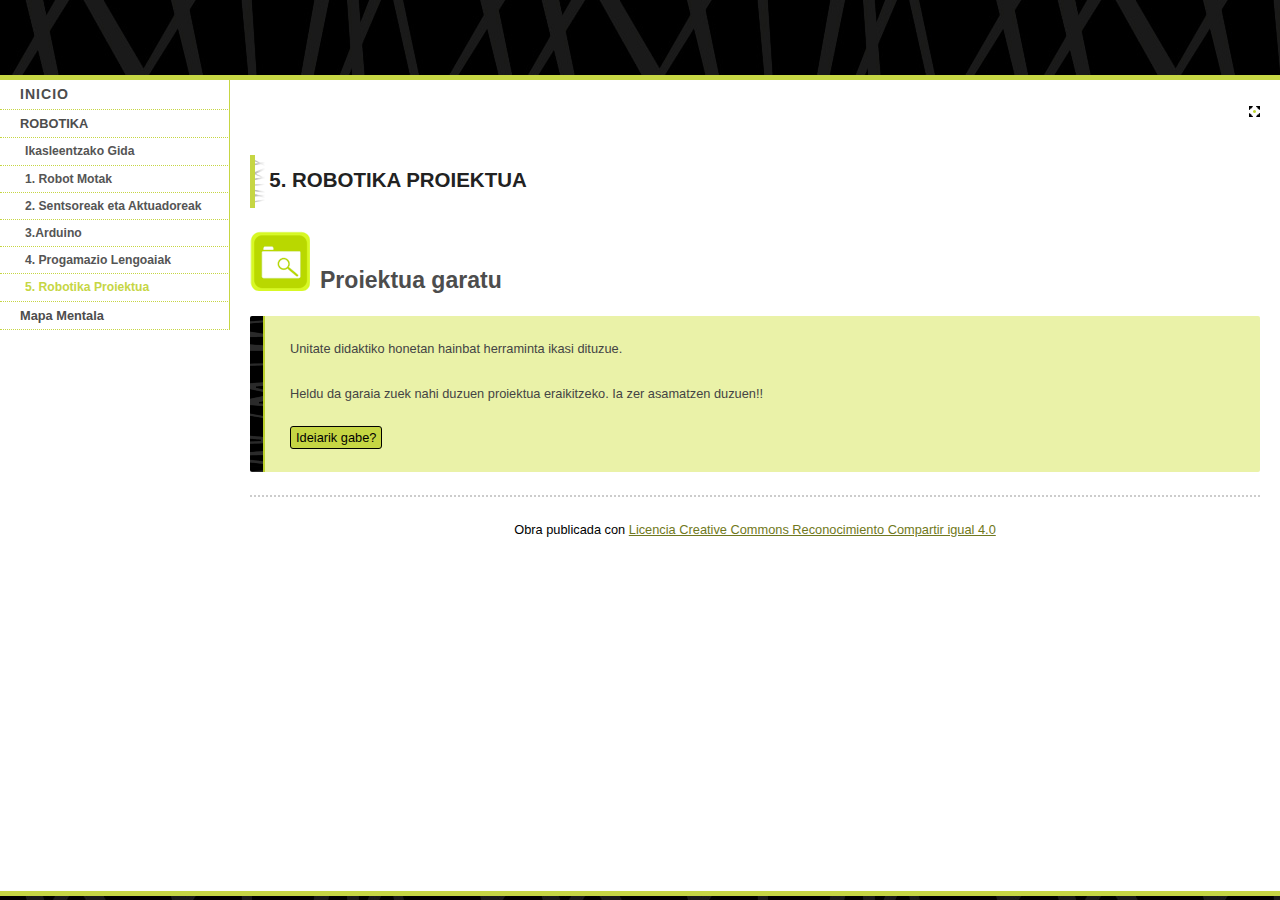
<file: 5_robotika_proiektua.html>
<!DOCTYPE html PUBLIC "-//W3C//DTD XHTML 1.0 Transitional//EN" "http://www.w3.org/TR/xhtml1/DTD/xhtml1-transitional.dtd">
<html lang="es" xml:lang="es" xmlns="http://www.w3.org/1999/xhtml">
<head>
<link rel="stylesheet" type="text/css" href="base.css" />
<link rel="stylesheet" type="text/css" href="content.css" />
<link rel="stylesheet" type="text/css" href="nav.css" />
<meta http-equiv="content-type" content="text/html;  charset=utf-8" />
<title>5. Robotika Proiektua </title>
<link rel="shortcut icon" href="favicon.ico" type="image/x-icon" />
<meta http-equiv="content-language" content="es" />
<link rel="license" type="text/html" href="http://creativecommons.org/licenses/by-sa/4.0/" />
<meta name="generator" content="eXeLearning 2.1 - exelearning.net" />
<script type="text/javascript" src="exe_jquery.js"></script>
<script type="text/javascript">$exe_i18n={previous:"Anterior",next:"Siguiente",show:"Mostrar",hide:"Ocultar",showFeedback:"Mostrar retroalimentación",hideFeedback:"Ocultar retroalimentación",correct:"Correcto",incorrect:"Incorrecto",menu:"Menú",print:"Imprimir"}</script>
<script type="text/javascript" src="common.js"></script>
<meta name="viewport" content="width=device-width, initial-scale=1" />
</head>
<body class="exe-web-site"><script type="text/javascript">document.body.className+=" js"</script>
<div id="content">
<p id="skipNav"><a href="#main" class="sr-av">Saltar la navegación</a></p>
<div id="emptyHeader"></div>
<div id="siteNav">
<ul>
   <li><a href="index.html" class="daddy main-node">Inicio</a></li>
   <li class="current-page-parent"><a href="robotika.html" class="current-page-parent daddy">ROBOTIKA</a>
   <ul>
      <li><a href="ikasleentzako_gida.html" class="no-ch">Ikasleentzako Gida</a></li>
      <li><a href="1_robot_motak.html" class="daddy">1. Robot Motak</a>
      <ul class="other-section">
         <li><a href="11_androideak.html" class="no-ch">1.1 Androideak</a></li>
         <li><a href="12_mobilak.html" class="no-ch">1.2 Mobilak</a></li>
         <li><a href="13_industrialak.html" class="no-ch">1.3 Industrialak</a></li>
      </ul>
      </li>
      <li><a href="2_sentsoreak_eta_aktuadoreak.html" class="no-ch">2. Sentsoreak eta Aktuadoreak</a></li>
      <li><a href="3arduino.html" class="no-ch">3.Arduino</a></li>
      <li><a href="4_progamazio_lengoaiak.html" class="daddy">4. Progamazio Lengoaiak</a>
      <ul class="other-section">
         <li><a href="scratch.html" class="daddy">Scratch</a>
         <ul class="other-section">
            <li><a href="scratch_adibideak.html" class="no-ch">Scratch adibideak</a></li>
         </ul>
         </li>
      </ul>
      </li>
      <li id="active"><a href="5_robotika_proiektua.html" class="active no-ch">5. Robotika Proiektua</a></li>
   </ul>
   </li>
   <li><a href="mapa_mentala.html" class="no-ch">Mapa Mentala</a></li>
</ul>
</div>
<div id='topPagination'>
<div class="pagination noprt">
<a href="scratch_adibideak.html" class="prev"><span><span>&laquo; </span>Anterior</span></a> <span class="sep">| </span><a href="mapa_mentala.html" class="next"><span>Siguiente<span> &raquo;</span></span></a>
</div>
</div>
<div id="main-wrapper">
<div id="main"><a name="main"></a>
<div id="nodeDecoration"><h1 id="nodeTitle">5. Robotika Proiektua</h1></div>
<div class="iDevice_wrapper CasestudyIdevice em_iDevice" id="id31">
<div class="iDevice emphasis1" >
<div class="iDevice_header"><h2 class="iDeviceTitle">Proiektua garatu</h2></div>
<div class="iDevice_inner">
<div class="iDevice_content_wrapper">
<div id="ta31_94" class="block iDevice_content">
<p>Unitate didaktiko honetan hainbat herraminta ikasi dituzue.</p>
</div>
<div id="taquesQuestion0b31" class="block iDevice_content">
<p>Heldu da garaia zuek nahi duzuen proiektua eraikitzeko. Ia zer asamatzen duzuen!!</p>
<p></p>
</div>
<form name="feedback-form-quesFeedback0b31" action="#" onsubmit="return false" class="feedback-form">
<div class="block iDevice_buttons feedback-button js-required">
<p><script type="text/javascript">var feedbackquesFeedback0b31text = "Ideiarik gabe?";</script><input type="button" name="toggle-feedback-quesFeedback0b31" value="Ideiarik gabe?" class="feedbackbutton" onclick="$exe.toggleFeedback(this,false);return false" /></p>
</div>
<div id="feedback-quesFeedback0b31" class="feedback js-feedback js-hidden">
<h3 class="js-sr-av">Retroalimentación</h3>
<p>Hemen dituzue hainbat aukera:</p>
<p><iframe width="425" height="350" src="//www.youtube.com/embed/WPqodH6xrHw" frameborder="0"></iframe></p></div>
</form>
</div>
</div>
</div>
</div>
<div id="packageLicense" class="cc cc-by-sa">
<p><span>Obra publicada con</span> <a rel="license" href="http://creativecommons.org/licenses/by-sa/4.0/">Licencia Creative Commons Reconocimiento Compartir igual 4.0</a></p>
</div>
</div>
</div>
<div id='bottomPagination'>
<div class="pagination noprt">
<a href="scratch_adibideak.html" class="prev"><span><span>&laquo; </span>Anterior</span></a> <span class="sep">| </span><a href="mapa_mentala.html" class="next"><span>Siguiente<span> &raquo;</span></span></a>
</div>
</div>
</div>
<script type="text/javascript" src="tknika_js.js"></script></body></html>
</file>
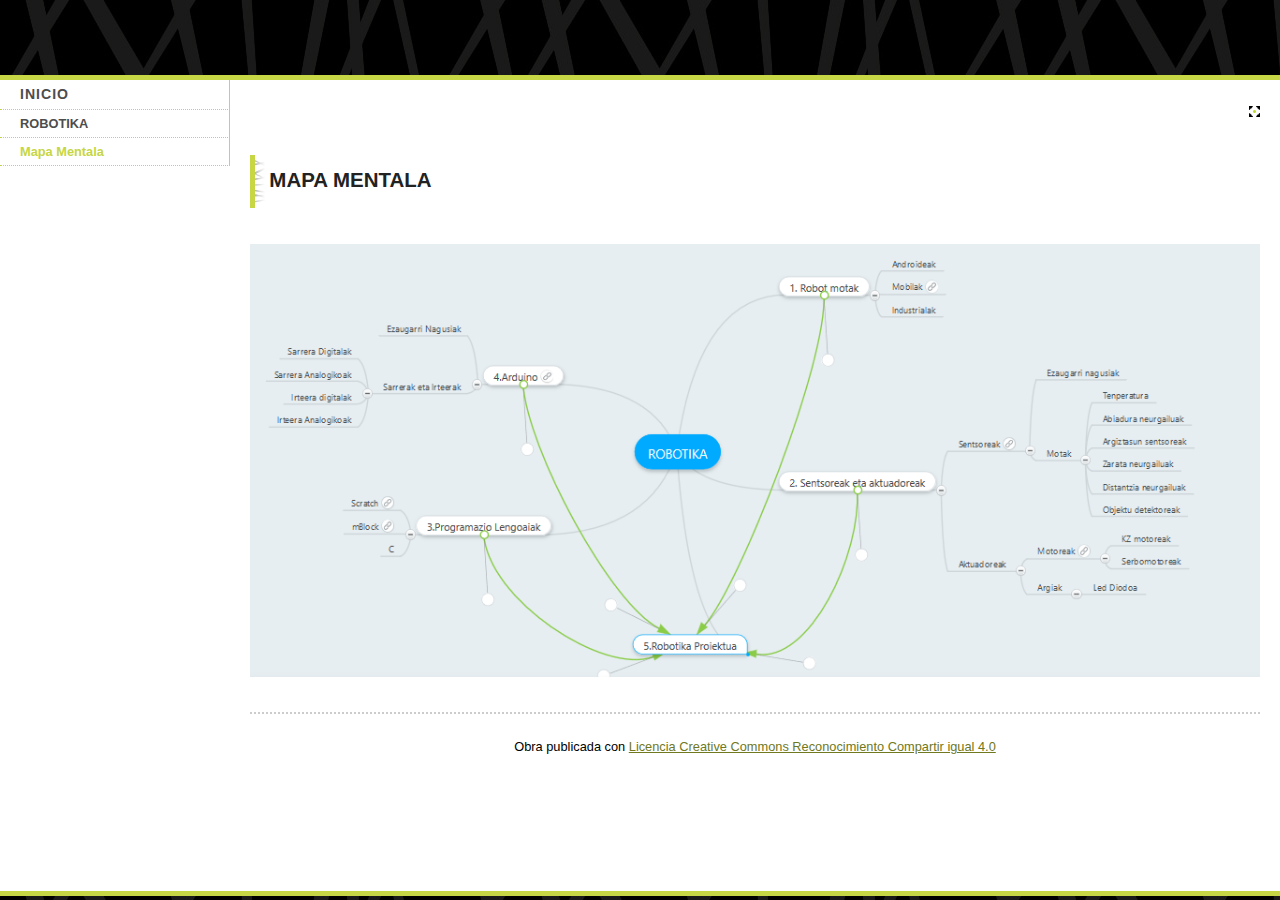
<file: mapa_mentala.html>
<!DOCTYPE html PUBLIC "-//W3C//DTD XHTML 1.0 Transitional//EN" "http://www.w3.org/TR/xhtml1/DTD/xhtml1-transitional.dtd">
<html lang="es" xml:lang="es" xmlns="http://www.w3.org/1999/xhtml">
<head>
<link rel="stylesheet" type="text/css" href="base.css" />
<link rel="stylesheet" type="text/css" href="content.css" />
<link rel="stylesheet" type="text/css" href="nav.css" />
<meta http-equiv="content-type" content="text/html;  charset=utf-8" />
<title>Mapa Mentala </title>
<link rel="shortcut icon" href="favicon.ico" type="image/x-icon" />
<meta http-equiv="content-language" content="es" />
<link rel="license" type="text/html" href="http://creativecommons.org/licenses/by-sa/4.0/" />
<meta name="generator" content="eXeLearning 2.1 - exelearning.net" />
<script type="text/javascript" src="exe_jquery.js"></script>
<script type="text/javascript">$exe_i18n={previous:"Anterior",next:"Siguiente",show:"Mostrar",hide:"Ocultar",showFeedback:"Mostrar retroalimentación",hideFeedback:"Ocultar retroalimentación",correct:"Correcto",incorrect:"Incorrecto",menu:"Menú",print:"Imprimir"}</script>
<script type="text/javascript" src="common.js"></script>
<meta name="viewport" content="width=device-width, initial-scale=1" />
</head>
<body class="exe-web-site"><script type="text/javascript">document.body.className+=" js"</script>
<div id="content">
<p id="skipNav"><a href="#main" class="sr-av">Saltar la navegación</a></p>
<div id="emptyHeader"></div>
<div id="siteNav">
<ul>
   <li><a href="index.html" class="daddy main-node">Inicio</a></li>
   <li><a href="robotika.html" class="daddy">ROBOTIKA</a>
   <ul class="other-section">
      <li><a href="ikasleentzako_gida.html" class="no-ch">Ikasleentzako Gida</a></li>
      <li><a href="1_robot_motak.html" class="daddy">1. Robot Motak</a>
      <ul class="other-section">
         <li><a href="11_androideak.html" class="no-ch">1.1 Androideak</a></li>
         <li><a href="12_mobilak.html" class="no-ch">1.2 Mobilak</a></li>
         <li><a href="13_industrialak.html" class="no-ch">1.3 Industrialak</a></li>
      </ul>
      </li>
      <li><a href="2_sentsoreak_eta_aktuadoreak.html" class="no-ch">2. Sentsoreak eta Aktuadoreak</a></li>
      <li><a href="3arduino.html" class="no-ch">3.Arduino</a></li>
      <li><a href="4_progamazio_lengoaiak.html" class="daddy">4. Progamazio Lengoaiak</a>
      <ul class="other-section">
         <li><a href="scratch.html" class="daddy">Scratch</a>
         <ul class="other-section">
            <li><a href="scratch_adibideak.html" class="no-ch">Scratch adibideak</a></li>
         </ul>
         </li>
      </ul>
      </li>
      <li><a href="5_robotika_proiektua.html" class="no-ch">5. Robotika Proiektua</a></li>
   </ul>
   </li>
   <li id="active"><a href="mapa_mentala.html" class="active no-ch">Mapa Mentala</a></li>
</ul>
</div>
<div id='topPagination'>
<div class="pagination noprt">
<a href="5_robotika_proiektua.html" class="prev"><span><span>&laquo; </span>Anterior</span></a>
</div>
</div>
<div id="main-wrapper">
<div id="main"><a name="main"></a>
<div id="nodeDecoration"><h1 id="nodeTitle">Mapa Mentala</h1></div>
<div class="iDevice_wrapper FreeTextIdevice" id="id2">
<div class="iDevice emphasis0">
<div id="ta2_85" class="block iDevice_content">
<p><img src="mapa_mentala.png" alt="Unitate Didaktikoaren mapa mentala" title="Mapa Mentala" width="1079" height="462" /></p>
</div>
</div>
</div>
<div id="packageLicense" class="cc cc-by-sa">
<p><span>Obra publicada con</span> <a rel="license" href="http://creativecommons.org/licenses/by-sa/4.0/">Licencia Creative Commons Reconocimiento Compartir igual 4.0</a></p>
</div>
</div>
</div>
<div id='bottomPagination'>
<div class="pagination noprt">
<a href="5_robotika_proiektua.html" class="prev"><span><span>&laquo; </span>Anterior</span></a>
</div>
</div>
</div>
<script type="text/javascript" src="tknika_js.js"></script></body></html>
</file>
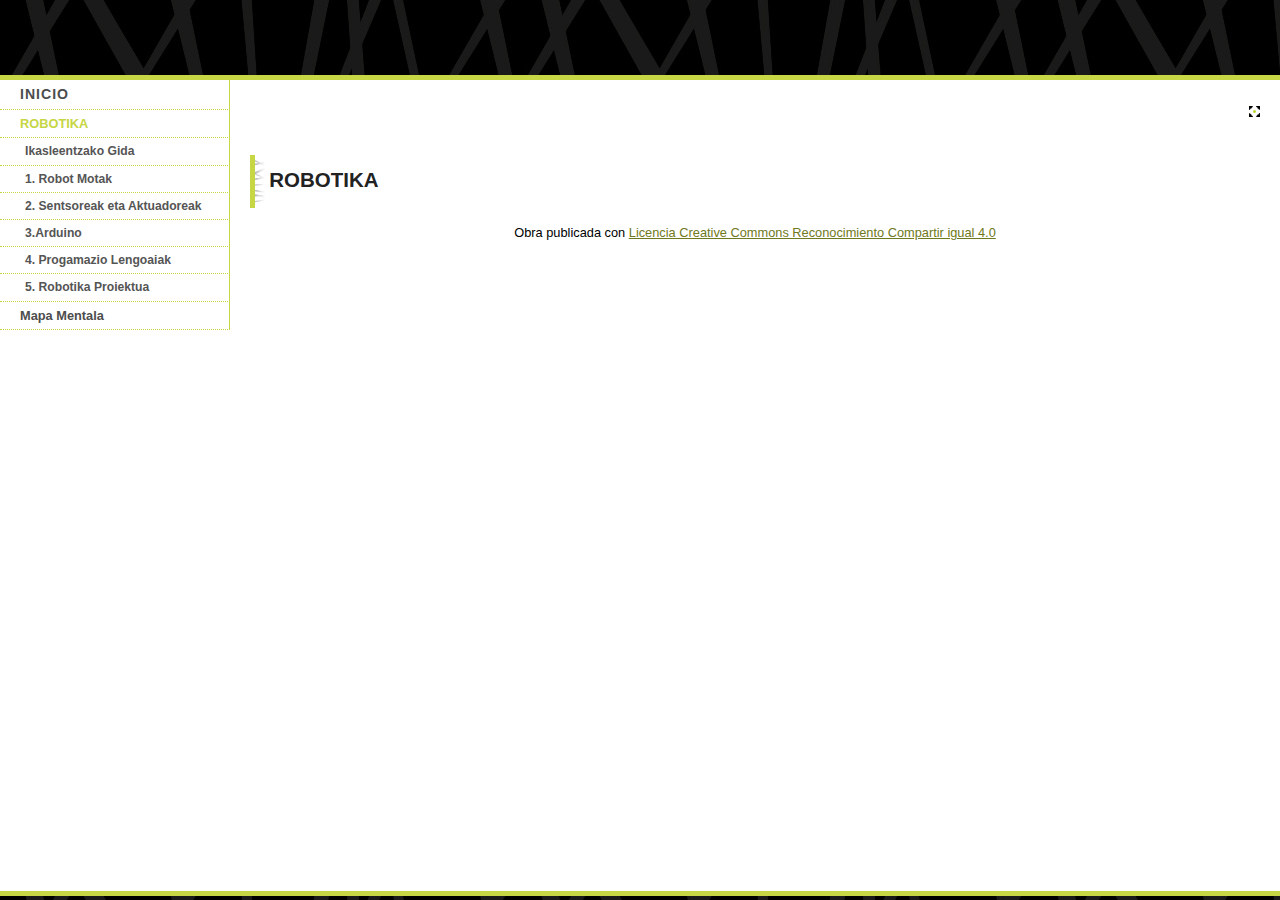
<file: robotika.html>
<!DOCTYPE html PUBLIC "-//W3C//DTD XHTML 1.0 Transitional//EN" "http://www.w3.org/TR/xhtml1/DTD/xhtml1-transitional.dtd">
<html lang="es" xml:lang="es" xmlns="http://www.w3.org/1999/xhtml">
<head>
<link rel="stylesheet" type="text/css" href="base.css" />
<link rel="stylesheet" type="text/css" href="content.css" />
<link rel="stylesheet" type="text/css" href="nav.css" />
<meta http-equiv="content-type" content="text/html;  charset=utf-8" />
<title>ROBOTIKA </title>
<link rel="shortcut icon" href="favicon.ico" type="image/x-icon" />
<meta http-equiv="content-language" content="es" />
<link rel="license" type="text/html" href="http://creativecommons.org/licenses/by-sa/4.0/" />
<meta name="generator" content="eXeLearning 2.1 - exelearning.net" />
<script type="text/javascript" src="exe_jquery.js"></script>
<script type="text/javascript">$exe_i18n={previous:"Anterior",next:"Siguiente",show:"Mostrar",hide:"Ocultar",showFeedback:"Mostrar retroalimentación",hideFeedback:"Ocultar retroalimentación",correct:"Correcto",incorrect:"Incorrecto",menu:"Menú",print:"Imprimir"}</script>
<script type="text/javascript" src="common.js"></script>
<meta name="viewport" content="width=device-width, initial-scale=1" />
</head>
<body class="exe-web-site"><script type="text/javascript">document.body.className+=" js"</script>
<div id="content">
<p id="skipNav"><a href="#main" class="sr-av">Saltar la navegación</a></p>
<div id="emptyHeader"></div>
<div id="siteNav">
<ul>
   <li><a href="index.html" class="daddy main-node">Inicio</a></li>
   <li id="active"><a href="robotika.html" class="active daddy">ROBOTIKA</a>
   <ul>
      <li><a href="ikasleentzako_gida.html" class="no-ch">Ikasleentzako Gida</a></li>
      <li><a href="1_robot_motak.html" class="daddy">1. Robot Motak</a>
      <ul class="other-section">
         <li><a href="11_androideak.html" class="no-ch">1.1 Androideak</a></li>
         <li><a href="12_mobilak.html" class="no-ch">1.2 Mobilak</a></li>
         <li><a href="13_industrialak.html" class="no-ch">1.3 Industrialak</a></li>
      </ul>
      </li>
      <li><a href="2_sentsoreak_eta_aktuadoreak.html" class="no-ch">2. Sentsoreak eta Aktuadoreak</a></li>
      <li><a href="3arduino.html" class="no-ch">3.Arduino</a></li>
      <li><a href="4_progamazio_lengoaiak.html" class="daddy">4. Progamazio Lengoaiak</a>
      <ul class="other-section">
         <li><a href="scratch.html" class="daddy">Scratch</a>
         <ul class="other-section">
            <li><a href="scratch_adibideak.html" class="no-ch">Scratch adibideak</a></li>
         </ul>
         </li>
      </ul>
      </li>
      <li><a href="5_robotika_proiektua.html" class="no-ch">5. Robotika Proiektua</a></li>
   </ul>
   </li>
   <li><a href="mapa_mentala.html" class="no-ch">Mapa Mentala</a></li>
</ul>
</div>
<div id='topPagination'>
<div class="pagination noprt">
<a href="index.html" class="prev"><span><span>&laquo; </span>Anterior</span></a> <span class="sep">| </span><a href="ikasleentzako_gida.html" class="next"><span>Siguiente<span> &raquo;</span></span></a>
</div>
</div>
<div id="main-wrapper">
<div id="main"><a name="main"></a>
<div id="nodeDecoration"><h1 id="nodeTitle">ROBOTIKA</h1></div>
<div id="packageLicense" class="cc cc-by-sa">
<p><span>Obra publicada con</span> <a rel="license" href="http://creativecommons.org/licenses/by-sa/4.0/">Licencia Creative Commons Reconocimiento Compartir igual 4.0</a></p>
</div>
</div>
</div>
<div id='bottomPagination'>
<div class="pagination noprt">
<a href="index.html" class="prev"><span><span>&laquo; </span>Anterior</span></a> <span class="sep">| </span><a href="ikasleentzako_gida.html" class="next"><span>Siguiente<span> &raquo;</span></span></a>
</div>
</div>
</div>
<script type="text/javascript" src="tknika_js.js"></script></body></html>
</file>
<file: base.css>
/*
eXe
Copyright 2004-2006, University of Auckland
Copyright 2004-2007 eXe Project, New Zealand Tertiary Education Commission
base style sheet for all themes
*/

body{margin:0;padding:0 10px 10px 10px;font-family:arial,verdana,helvetica,sans-serif;font-size:.8em}
#header{text-align:left;height:50px;padding-left:20px;font-size:2.2em;font-weight:bold}
a{text-decoration:none}
a:hover,a:focus{text-decoration:underline}
img.submit,img.help,img.info,img.gallery{border:0}
li{list-style-position:inside}
#nodeDecoration{padding:0.1em;border-bottom:0em;text-align:right}
.block,.feedback{display:block;padding-top:0.25em;padding-bottom:0.25em}
.feedback{font-family:times,serif;font-size:120%}
.feedback-button p{margin:0}
/* iDevice */
.emphasis0{padding-left:0;margin:0}
.iDeviceTitle{font-weight:bold;position:relative;top:-18px;/* aligns title up with middle of icon */}
input.feedbackbutton{margin-top:10px;margin-bottom:10px}
/* 'tips for completion' and 'pedagogical help' */
.popupDiv{background-color:#EDEFF0;border:2px solid #607489;padding:0 4px 4px 4px;margin-left:15px;text-align:left;z-index:99;border-radius:3px}
.popupDivLabel{text-align:center;font:message-box;font-weight:bold;color:#fff;cursor:move;margin:0 -4px;background-image:url(popup_bg.gif)}
@media print{
    .feedback{display:block!important}
    .feedback.iDevice_solution a{text-decoration:none;color:inherit}
    .iDevice_solution li span{display:none}    
    /*.feedbackbutton,.feedback-button{display:none!important}*/
    #main{margin-left:10px}
    div.node{page-break-after:always}
}
/* The New eXeLearning */
/* Include these styles in the old themes */
.iDevice a,#siteFooter a,#packageLicense a,.toggle-idevice a{text-decoration:underline}
.iDevice a:hover,#siteFooter a:hover,#packageLicense a:hover,.toggle-idevice a:hover{text-decoration:none}
.pre-code{background:#112C4A;color:#E7ECF1;font-family:Monaco,Courier,monospace;border-radius:9px;font-size:12px;margin:2em 1em;overflow:auto;padding:20px}
.iDevice_content{position:relative;max-width:100%}
.exe-epub3 .iDevice_content{position:static}
.iDevice_header{background-position:0 50%;background-repeat:no-repeat}

.exe-dl{margin-bottom:2em;margin-left:1.5em}
.exe-dl dt{font-weight:bold}
.exe-dl dd{margin:1em 1.5em}
.js .exe-dl dt{margin:1.2em 0 0 0}
.exe-dl dt a{text-decoration:underline}
.exe-dl .icon,.exe-dl-toggler a{display:block;width:20px;height:20px;font-size:1.2em;margin-right:1em;line-height:20px;text-align:center;float:left;border-radius:2px;position:relative}
.exe-dl-toggler{height:20px;margin:1.5em}
.exe-dl-toggler a{margin-left:0;font-weight:bold}
.js .exe-dl dd{display:none;padding-left:0;margin:1em 1em 1em 37px}

/* TinyMCE: Images and media */
.exe-figure{margin:2em 0;max-width:100%}
.position-center{margin:2em auto}
.position-right{margin:2em 0 2em auto}
.float-left{float:left;margin:.5em 1.5em 1em 0}
.float-right{float:right;margin:.5em 0 1em 2em}
.figcaption{padding-top:.2em}
.figcaption.header{padding-top:0;padding-bottom:.2em}
/* TinyMCE templates */
.exe-layout-2-cols,.exe-layout-3-cols{width:100%}
.exe-layout-2-cols .exe-col{float:left;width:49%}
.exe-layout-2-cols .exe-col-1{padding-right:1%}
.exe-layout-2-cols .exe-col-2{padding-left:1%}
.exe-layout-2-30-70 .exe-col{width:69%}
.exe-layout-2-30-70 .exe-col-1{width:29%}
.exe-layout-2-70-30 .exe-col{width:29%}
.exe-layout-2-70-30 .exe-col-1{width:69%}
.exe-layout-3-cols .exe-col{float:left;width:32%}
.exe-layout-3-cols .exe-col-1,.exe-layout-3-cols .exe-col-2{padding-right:2%}
/* Enlarge icon */
.js a.exe-enlarge{position:relative;display:block}
.exe-enlarge-icon{display:none;width:30px;height:30px;position:absolute;top:50%;left:50%;margin:-15px 0 0 -15px;border-radius:15px;background:#333;z-index:10;box-shadow:0 0 7px 0 #DDD}
.exe-enlarge-icon b{width:30px;height:30px;line-height:30px;text-align:center;display:block;font-size:1.3em;color:#FFF}
.exe-enlarge-icon b:before{content:"+"}
.js a.exe-enlarge:hover img,.js a.exe-enlarge:focus img{opacity:0.7;filter:alpha(opacity=70)}
a.exe-enlarge:hover .exe-enlarge-icon,a.exe-enlarge:focus .exe-enlarge-icon{display:block;*display:none}/* IE6, IE7 */
/* Autoclear */
.exe-clear{overflow:auto}
/* JavaScript on/offf */
.toggle-idevice,.exe-hidden,.js-required,.js .js-hidden{display:none}
.js .js-required{display:block}
/* License */
#packageLicense{text-align:center}
/* Hints */
.js #main .iDevice_hint_title{font-size:1em;margin-top:0;font-weight:normal;*margin-top:1em}/* IE6, IE7 */
.iDevice_hint{margin-bottom:1.5em}
.iDevice_hint_title a{background-repeat:no-repeat;background-position:0 50%;padding-left:23px;text-decoration:none}
.iDevice_hint_content{padding:0 23px}
/* Questions/Answers */
.iDevice_answers{margin-top:.5em}
.iDevice_answer{overflow:hidden;*margin:1.5em 0}/* IE6, IE7 */
.iDevice_answer p{margin-top:0}
.iDevice_answer-field{width:2.5em;float:left}
.js .iDevice_answer-content,.js .iDevice_answer-feedback{padding-left:2.5em}
/* To review */
.hidden-idevice .image_text{display:none} /* iDevice Toggler : Required for Magnifier */
/* Accessibility */
#skipNav{margin:0;position:absolute;width:100%}
.sr-av,.js .js-sr-av,#skipNav a,.exe-hidden-accessible{position:absolute;overflow:hidden;clip:rect(0 0 0 0);clip:rect(0,0,0,0);height:0} /* sr-av: Avaible for Screen Readers. (0 0 0 0) is for IE6 & 7 */
#skipNav a{background:#333;color:#fff;padding:.4em .85em}
#skipNav a:active,#skipNav a:focus{position:static;overflow:visible;clip:auto;height:auto}
/* Tooltips */
body .qtip {font-size:.85em;line-height:1.5em}
.js .exe-tooltip-text{display:none}
/* Structured lists */
ol.auto-numbered{counter-reset:item}
.auto-numbered ol{counter-reset:item}
.auto-numbered li{display:block}
.auto-numbered li:before {content:counters(item,".") ".- ";counter-increment:item}
/* Blockquote + Cite */
.exe-quote-cite cite{display:block;text-align:right;margin-top:-.5em}
/* File information */
.exe-link-data{font-size:.8em;margin:0 .2em}
.exe-link-data abbr{cursor:help}
/* Quote With Authorship */
.styled-qc{font-family:Georgia,serif;font-style:italic;margin:1.5em 2.5em;padding:0.25em 3.5em;position:relative}
.styled-qc:before{display:block;content:"\201C";font-size:5em;position:absolute;left:0;top:-20px}
/* Responsive design */
iframe,object,embed{max-width:100%}
img,video{max-width:100%;height:auto} 
@media all and (max-width: 780px) {
	.styled-qc{margin:1.5em .5em}
	.exe-layout-2-cols .exe-col,.exe-layout-3-cols .exe-col{float:none;width:100%;padding:0}   
}
</file>
<file: content.css>
body{
	padding: 15px;
	margin: 0;
	text-align: left;
	color: #000;
	background: #ffffff;
	font-family: Arial, Helvetica, sans-serif;
	font-size: 0.8em;
	line-height: 1.5;
}

a{
	color:#707820;
}

#header,#emptyHeader{
	text-align: left;
	height: 65px;
	font-size: 1.25em;
	vertical-align: bottom;
	color: #C6D644;
	background-repeat: no-repeat;
	background-position: 0px 0px;
	border-top-width: 5px;
	border-bottom-width: 5px;
	border-top-style: none;
	border-bottom-style: solid;
	border-top-color: #000;
	border-bottom-color: #C6D644;
	line-height: 20px;
	/*padding-left: 250px;*/
	background-color: #000;
	background-image: url(tknika_logo.png);
	padding-top:10px;
}

#header h1{
	margin:0;
	font-size:1em;
}

#nodeTitle,.nodeTitle{
	font-size: 1.6em;
	margin: 0;
	text-align: left;
	font-weight: bold;
	color: #222;
	border-left-width: 5px;
	border-left-style: solid;
	border-left-color: #C6D644;
	padding-top: 0.5em;
	padding-right: 0;
	padding-bottom: 0.6em;
	padding-left: 0.7em;
	text-transform: uppercase;
	font-variant: normal;
	background-image: url(tknika_tit.gif);
	background-repeat: repeat-y;
	background-position: left top;
} 

/* .nodeTitle when single page */

#main .nodeTitle{
	margin-top:.6em;
	color:#222;
}

#main #nodeDecoration{
/*	padding:10px 0 5px 0;
*/	margin-bottom:15px;
	border:0;
	background:url(tit_tknika.jpg) no-repeat right bottom;
	text-align:left;
}

h2{
	font-size: 1.4em;
	color: #4d4d4d;
}

#main .iDeviceTitle{
	display: inline;
	font-size: 1.8em;
	color: #4d4d4d;
}

h3{
	font-size: 1.3em;
/*	color: #C6D644;
*/}

h4{
	font-size:1.2em;
}

h5{
	font-size:1.1em;
}

.iDevice{
	border-bottom-width: 2px;
	border-bottom-style: dotted;
	border-bottom-color: #CCC;
	margin-top: 1.8em;
	margin-right: 0;
	margin-bottom: 1.8em;
	margin-left: 0;
	padding-bottom: 1.8em;
}
.iDeviceTitle{
	font-size: 1.2em;
	vertical-align: middle;
	color: #666;
	line-height: 1em;
	top: 38px;
}

.iDevice_icon{
	width:23px;
	height:auto;
	margin-right:5px;
} 


/* iDevice iconos */
.iDevice_header{
	background: url(icon_generic.gif) no-repeat 0 0;
	padding-left: 70px;
	height: 85px;	
}

.activityIdevice .iDevice_header{
	background-image:url(icon_activity.gif);
}

.readingIdevice .iDevice_header{
	background-image:url(icon_reading.gif);
}

.ListaIdevice .iDevice_header,
.QuizTestIdevice .iDevice_header,
.MultichoiceIdevice .iDevice_header,
.MultiSelectIdevice .iDevice_header,
.ClozeIdevice .iDevice_header{
	background-image:url(icon_question.gif);
}

.TrueFalseIdevice .iDevice_header{
	background-image:url(icon_question.gif);
	}

.CasestudyIdevice .iDevice_header{
	background-image:url(icon_casestudy.gif);
}

.preknowledgeIdevice .iDevice_header{
	background-image:url(icon_preknowledge.gif);
}

.GalleryIdevice .iDevice_header{
	background-image:url(icon_gallery.gif);
}

.objectivesIdevice .iDevice_header{
	background-image:url(icon_objectives.gif);
}

.ReflectionIdevice .iDevice_header{
	background-image:url(icon_reflection.gif);
}

.iDevice_content{
	overflow:auto;
}
.iDevice_inner{
	color: #444;
	border-radius: 2px;
	background-color: #EAF2A8;
	background-image: url(idevice_lateral.gif);
	background-repeat: repeat-y;
	background-position: 0px 0px;
	padding-top: 10px;
	padding-right: 20px;
	padding-bottom: 10px;
	padding-left: 40px;
}

#siteFooter{
	color: #666666;
	font-size: .95em;
	padding: 15px 0;
	border-top-width: 5px;
	border-top-style: solid;
	border-top-color: #c6d644;
}

#siteFooter a{
	color:#000;
}

input,select,textarea{
	font-family:Arial,Verdana,Helvetica,sans-serif;
	font-size:1em;
}

#lbOverlay{
	background-color:#f3f3f3;
}

#lbOuterContainer{
	border-color:#ddd;
}

.ExternalUrlIdevice iframe{
	border:none;
}

/* base.css */

.block,.feedback{
	padding:0;
}

.feedback{
	font-family:Arial,Verdana,Helvetica,sans-serif;
	font-size:1em;
	background-color: #fff;
	padding: 10px;
	border: solid 1px #000;
}

li{
	list-style-position:outside;
}

#wikipedia-content ul li{
	list-style-image:none;
	margin-bottom:auto;
}

/* Form buttons */

.iDevice_inner input[type=submit],.iDevice_inner input[type=button],.feedbackbutton{
	padding: 3px 5px;
	color: #000;
	border-radius: 3px;
	margin-bottom: 1em;
	background-color: #C6D644;
	border: 1px solid #000;
}

.iDevice_inner input[type=submit]:hover,.iDevice_inner input[type=button]:hover,.feedbackbutton:hover{
	background:#000;
	color:#f3f3f3;
}

/* Hide/Show iDevice */

.toggle-idevice{
	margin:12px 0 0;
	text-align:right;
	display:block;
}

.iDevice_header .toggle-idevice{
	float:right;
	padding-top:2px;
	margin:0;
}

.toggle-idevice a{
	display: inline-block;
	width: 16px;
	height: 16px;
	background-image: url(tknika_ver_ocu.gif);
	background-repeat: no-repeat;
	background-position: 4px -16px;
}

.toggle-idevice .show-idevice{
	background-position:4px 0;
}

.toggle-idevice span{
	position:absolute;
	overflow:hidden;
	clip:rect(0,0,0,0);
	height:0;
}
tr:nth-child(2n+1) {
	background-color: #999;
	color: #fff
}
tr:nth-child(2n) {
	background-color: #666;
	color: #fff
}
table{
	border-spacing: 0px;
	}
	 td {
	border: 1px solid #fff;
	padding-top: 2px;
	padding-right: 4px;
	padding-bottom: 2px;
	padding-left: 4px;
}
 th{
	border: thin solid #fff;
	background-color: #919D22;
	color: #fff;
	text-align: center;
	text-transform: capitalize;	
	}

@media (max-width: 700px) {
	#main .iDeviceTitle{
	font-size: 1.4em;		
		}
	#header{
	padding-top:0px;
	}
	}
@media (max-width: 500px){
#header{
	padding-top:0px;
	}
}
</file>
<file: nav.css>
body{
	padding: 0;
	text-align: center;
	background-color: #fff;
}

#lbOverlay{
	background:#000;
}

#content{
	width: 100%;
	text-align: left;
	position: relative;
	min-width: 965px;
	border-radius: 5px;
	background-color: #Fff;
	background-repeat: repeat-y;
	background-position: 0 0;
	margin-right: auto;
	margin-left: auto;
}

.no-nav #content{
	background-color: #FFF;
}
	
#main-wrapper{
	padding-top: 80px;
	padding-right: 20px;
	padding-bottom: 0;
	padding-left: 250px;
}
	
.no-nav #main-wrapper{
	padding-left:20px;
}
	
#main{
	width:100%;
	margin-bottom: 100px;
}
	
#header,#emptyHeader{
	border-top: none;
	background-image: url(tknika_adarrak.jpg);
	background-position: 0px 0px;
	background-repeat: repeat-x;
	position: fixed;
	width: 100%;
	left: 0px;
	top: 0px;
	z-index:97;
}
	
#main #nodeDecoration{
	padding:0;
	background:none;
}
	
/* Navigation */

#skipNav{
	width:50%;
	padding:10px;
}
	
#skipNav a{
	background:#9A042F;
}
	
#siteNav{
	width: 230px;
	float: left;
	/*padding-right: 20px;*/
	margin-top: 80px;
	/*	position: fixed;
	left: 0px;
	top: 80px;*/
}
	
#siteNav,#siteNav ul{
	background: #fff;
	border-top-color: #f1f1f1;
	border-right-color: #f1f1f1;
	border-bottom-color: #f1f1f1;
	border-left-color: #f1f1f1;
}
	
#siteNav li:hover,{
	background: #c6d644;
	border: 1px dotted #000;
}
	
#siteNav ul,#siteNav li{
	margin:0;
	padding:0;
	list-style:none;
}
	
#siteNav a{
	display: block;
	padding: 4px 20px;
	color: #4D4D4D;
	font-weight: 600;
	border-top-width: 0;
	border-right-width: 1px;
	border-bottom-width: 1px;
	border-left-width: 0;
	border-top-style: dotted;
	border-right-style: solid;
	border-bottom-style: dotted;
	border-left-style: dotted;
	border-top-color: #c6d644;
	border-right-color: #C6D644;
	border-bottom-color: #c6d644;
	border-left-color: #c6d644;
}
	
#siteNav a:hover,#siteNav a:focus{
	color: #000;
	background-color: #c6d644;
}
	
* html #siteNav a{
	display:inline-block;
	width:100%;
}
	
 /* IE6 */
 
#siteNav .main-node{
	font-weight: bold;
	letter-spacing: 1px;
	font-size: 1.1em;
	text-transform: uppercase;
}
	
#siteNav a.main-node:hover{
	text-decoration:underline;
	background:none;
}
	
#siteNav ul ul a{
	padding-left:25px;
	font-size:.95em;
	color:#555;
}
	
#siteNav .active{
	color: #C6D644;
	font-weight: bold;
}
	
#siteNav .other-section{
	display:none;
}
	
#siteNav ul ul ul a{
	padding-left:50px;
}
	
#siteFooter{
	padding: 10px 0 0 250px;
	border: none;
}
	
.no-nav #siteFooter{
	padding-left:20px;
}
	
/* Pagination */

.pagination{
	padding-top: 30px;
	text-align: right;
/*	color: #fff;
*/	padding-right: 20px;
	padding-bottom: 20px;
	

}
	
.pagination a{
	padding:4px 8px;
	border-radius:5px;
	background:#C6D644;
	color:#000;
}

.pagination a:hover,.pagination a:focus,#topPagination .pagination a:hover,#topPagination .pagination a:focus{
	text-decoration: none;
	background-color: #919D22;
	color: #fff;
}
	
#topPagination{
	/*position: fixed;*/
	top: 0;
	width: 100%;
	height: 75px;
	background-image: url(tknika_logo.png);
	background-repeat: no-repeat;
	background-position: 0px 0px;
	z-index:98;
}
	
#topPagination .pagination{
	border:none;
	background:none;
}
	
#bottomPagination{
	border-top-width: 5px;
	border-top-style: solid;
	border-top-color: #C6D644;
	position: fixed;
	width: 100%;
	height:4px;
	left: 0px;
	bottom: 0px;
	background-image: url(tknika_adarrak.jpg);
	background-repeat: repeat-x;
	background-position: 0px 0px;
	z-index: 99;
}

#bottomPagination .pagination a{
	display: none;	
}
	
/*.no-nav #bottomPagination{
	padding-left:20px;
}*/
	
/* Autoclear */

#content:after{
	content:".";
	display:block;
	clear:both;
	visibility:hidden;
	line-height:0;
	height:0;
} 
	
#content{
	display:inline-block;
}
	
html[xmlns] #content{
	display:block;
}
	
* html #content{
	height: 1%;
	overflow:visible;
}

#nav-toggler{
	margin: 0;
	top: 8.3em;
	right: 20px;
	position: absolute;
}
	
#nav-toggler a{
	display:block;
	width:11px;
	height:11px;
	background:url(tknika_max_min.gif) no-repeat 0 0;
	outline:none;
}
	
#nav-toggler .hide-nav{
	background-position:0 -11px;
}
	
#nav-toggler span{
	position:absolute;
	overflow:hidden;
	clip:rect(0,0,0,0);
	height:0;
}
	

@media screen and (min-width: 701px) and (max-width: 1015px) {
	body{
		background:#fff;

	}
	
	#nav-toggler{
		display:none;
		}
		
	#main-wrapper{
	top: 28px;
	position: relative;
		}
		
	#main-wrapper,#siteFooter{
		padding-left:20px;
		padding-top:0px;

	}
		
	#content{
	width: 100%;
	min-width: 0;
	background: #fff;
	border: none;
	box-shadow: none;
	margin: 0;
	top: 80px;
	}
		
	#nodeTitle{
	background-image: url(tknika_tit.gif);
	background-position: left bottom;
	background-repeat: repeat-y;
	}
	#bottomPagination .pagination{
	background-position: left bottom;
	background-repeat: repeat-y;
	color:#000000;
		}
		
	#bottomPagination{
/*		margin-bottom:15px;
*/		padding-left:20px;
		position: fixed;
		
	}
		
	/* Horizontal navigation */
	
	#siteNav .other-section{
		display:block;
	}
		
	#siteNav .main-node{
	font-weight: 600;
	letter-spacing: 0;
	font-size: 1.1em;
	}
		
	#siteNav,#siteNav ul{
	float: left;
	width: 100%;
	list-style: none;
	margin: 0;
	line-height: 1.3em;
	background-color: #C6D644;
	padding: 0px 0px 0px 10px;
	}
		
	#siteNav ul ul{
	line-height: 1.1em;
	}
		
	#siteNav{
	margin-bottom: 20px;
	position: fixed;
	z-index: 999;
	top: 80px;
	border-bottom: solid 2px #C6D644;
	}
		
	#siteNav a{
		display:block;
		text-decoration:none;
		padding:.4em 10px;
		border:none;
	}
	#siteNav a:hover{
	text-decoration: underline;		
	}
	
	#siteNav .active{
	font-weight: bold;
	color: #000;
	font-size: 1.2em;
	background-color: #c6d644;
		}
	
	a.current-page-parent.daddy{
	font-weight: bold;
	color: #000;
	font-size: 1.2em;
	background-color: #c6d644;		
		}
		
	#siteNav li{
		float:left;
	}
		
    #siteNav ul ul .daddy{
		background:url(tknika_nav.gif) no-repeat right 50%;
	}
		
	#siteNav li ul{
		position:absolute;
		left:-999em;
		height:auto;
		width:14.4em;
		w\idth:13.9em;
		border-width:0.25em;
	}
		
	* html #siteNav li ul{
		width:13em;
	}
		
	#siteNav li li{
		padding-right:1em;
		width:13em;
	}
		
	#siteNav li ul a,#siteNav li ul ul a{
	border-bottom: 1px solid #c6d644;
	font-size: .95em;
	width: 89%;
	padding-top: 0.45em;
	padding-right: 10px;
	padding-bottom: 0.45em;
	padding-left: 20px;
	}
	
	
		
	#siteNav li ul ul{
		margin:-2.15em 0 0 14em;/*margin:-1.95em 0 0 14em*/
	}
		
	* html #siteNav li ul ul{
		margin-left:13em;
	}
		
	#siteNav li:hover ul ul,#siteNav li:hover ul ul ul,#siteNav li.sfhover ul ul,#siteNav li.sfhover ul ul ul{
		left:-999em;
	}
		
	#siteNav li:hover ul,#siteNav li li:hover ul,#siteNav li li li:hover ul,#siteNav li.sfhover ul,#siteNav li li.sfhover ul,#siteNav li li li.sfhover ul{
		left:auto;
	}
		
	/*#toggle-nav{
		display:none; !important
	}*/
			
}

/*@media all and (max-width: 700px) {
*/@media (max-width: 700px) {

    body{
		background:#fff;
	}
		
	#header, #emptyHeader{
	padding-left: 10px;
	/*height: 3.8em;*/
	/*line-height: 3.8em;*/
	font-size: 1em;
	background-color: #000;
	background-image: url(tknika_logo.png);
	background-repeat: no-repeat;
	background-position: center;
	text-align:center;
	}
		
	#content{
		width:100%;
		min-width:0;
		background:#fff;
		border:none;
		box-shadow:none;
		margin:0;
	}
		
    #skipNav{
		width:100%;
		padding:10px 0;
		text-align:right;
	}
		
    #skipNav a{
		border-right:10px solid #fff;
	}
		
    #siteNav{
		float:none;
		width:100%;
		padding-top:40px;
	}
		
	#siteNav a{
	background-color: #d6e178;
	border-bottom-width: 1px;
	border-bottom-style: dotted;
	border-bottom-color: #000;
	}
	
	#siteNav .active{
	font-weight: bold;
	color: #000;
	font-size: 1em;
	background-color: #c6d644;
		}
		
    #main-wrapper,.no-nav #main-wrapper{
		padding:0 10px;
	}
		
    #nodeTitle{
		margin-top: 5.7em;
	}
		
	#siteFooter,.no-nav #siteFooter{
		padding:15px 10px 0 10px;
	}
		
    #content .exe-col{
		float:none;
		width:100%;
		padding:0;
	}
		
    iframe,object,embed{
		max-width:100%;
	}
		
    img,video{
		max-width:100%;
		height:auto;
	}
		
	#topPagination{
		display:none;
	}
		
    #bottomPagination,.no-nav #bottomPagination{
		height:50px;
		position: fixed;
	}
		
	#bottomPagination .pagination a{
	display: inline;
	}
	.pagination a{
		padding:3px 8px;
		margin:0;
	}
		
    .pagination{
		text-align:center;
		height:35px;
		position:relative;
		padding-top: 10px;
	}
		
    .pagination .prev{
		/*position:absolute;*/
		left:0;
		
	}
		
    .pagination .next{
		/*position:absolute;*/
		right:0;
		
	}
		
	#nav-toggler span{
		position:static;
		overflow:visible;
		clip:auto;
		height:auto;
	} 
		
/* Reset */

    #nav-toggler{
	position: relative;
	top: 68px;
	left: 0;
	margin: 0;
	text-align: center;
	}
		
    #nav-toggler a{
	width: 100%;
	height: 40px;
	color: #fff;
	font-weight: bold;
	letter-spacing: 1px;
	font-variant: normal;
	background-color: #000;
	text-transform: uppercase;
	padding-top: 5px;
	padding-bottom: 5px;
	font-size: 2em;
	position: fixed;
	left: 0px;
	top: 68px;
	z-index: 100;
	background-attachment: fixed;
	}
	
	#nav-toggler .hide-nav{
	background-image: url(ocultar.jpg);
	background-repeat: no-repeat;
	background-position: 50% 70px;
	background-color: #000;
	
}
	#nav-toggler .show-nav{
	background-image: url(ver.jpg);
	background-repeat: no-repeat;
	background-position: 50% 65px;
	background-color: #000;

}
		
	#nav-toggler a:hover{
	text-decoration: none;
	color: #fff;
	/*background-color: #000000;*/
	}
		
	#nav-toggler a:focus{
		text-decoration:none;
	}
}

@media (max-width: 500px) {
	#header, #emptyHeader{
	padding-left: 10px;
	/*height: 3.8em;
	line-height: 3.8em;
	font-size: 1.3em;
	background-color: #000;
	background-image: url(tknika_logo_res.png);
	background-repeat: no-repeat;
	background-position: center;
	}
	}
</file>
